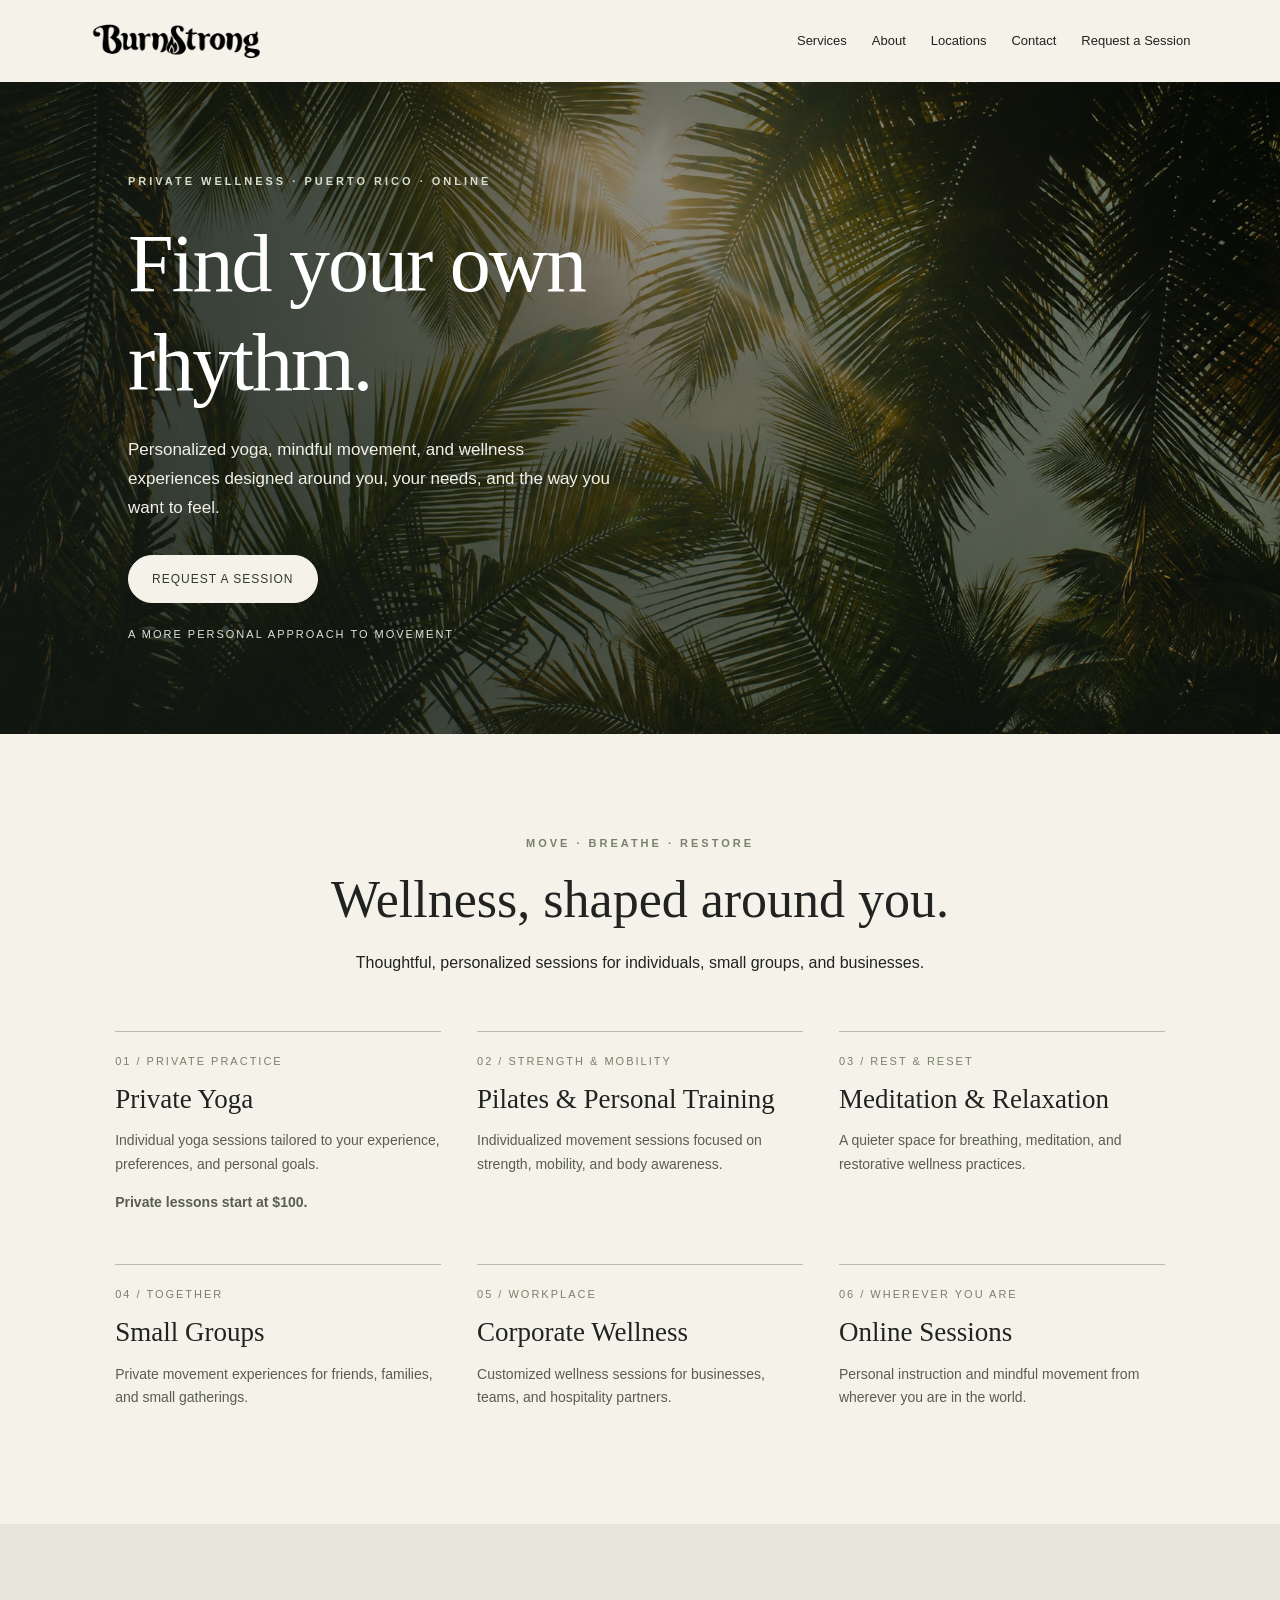
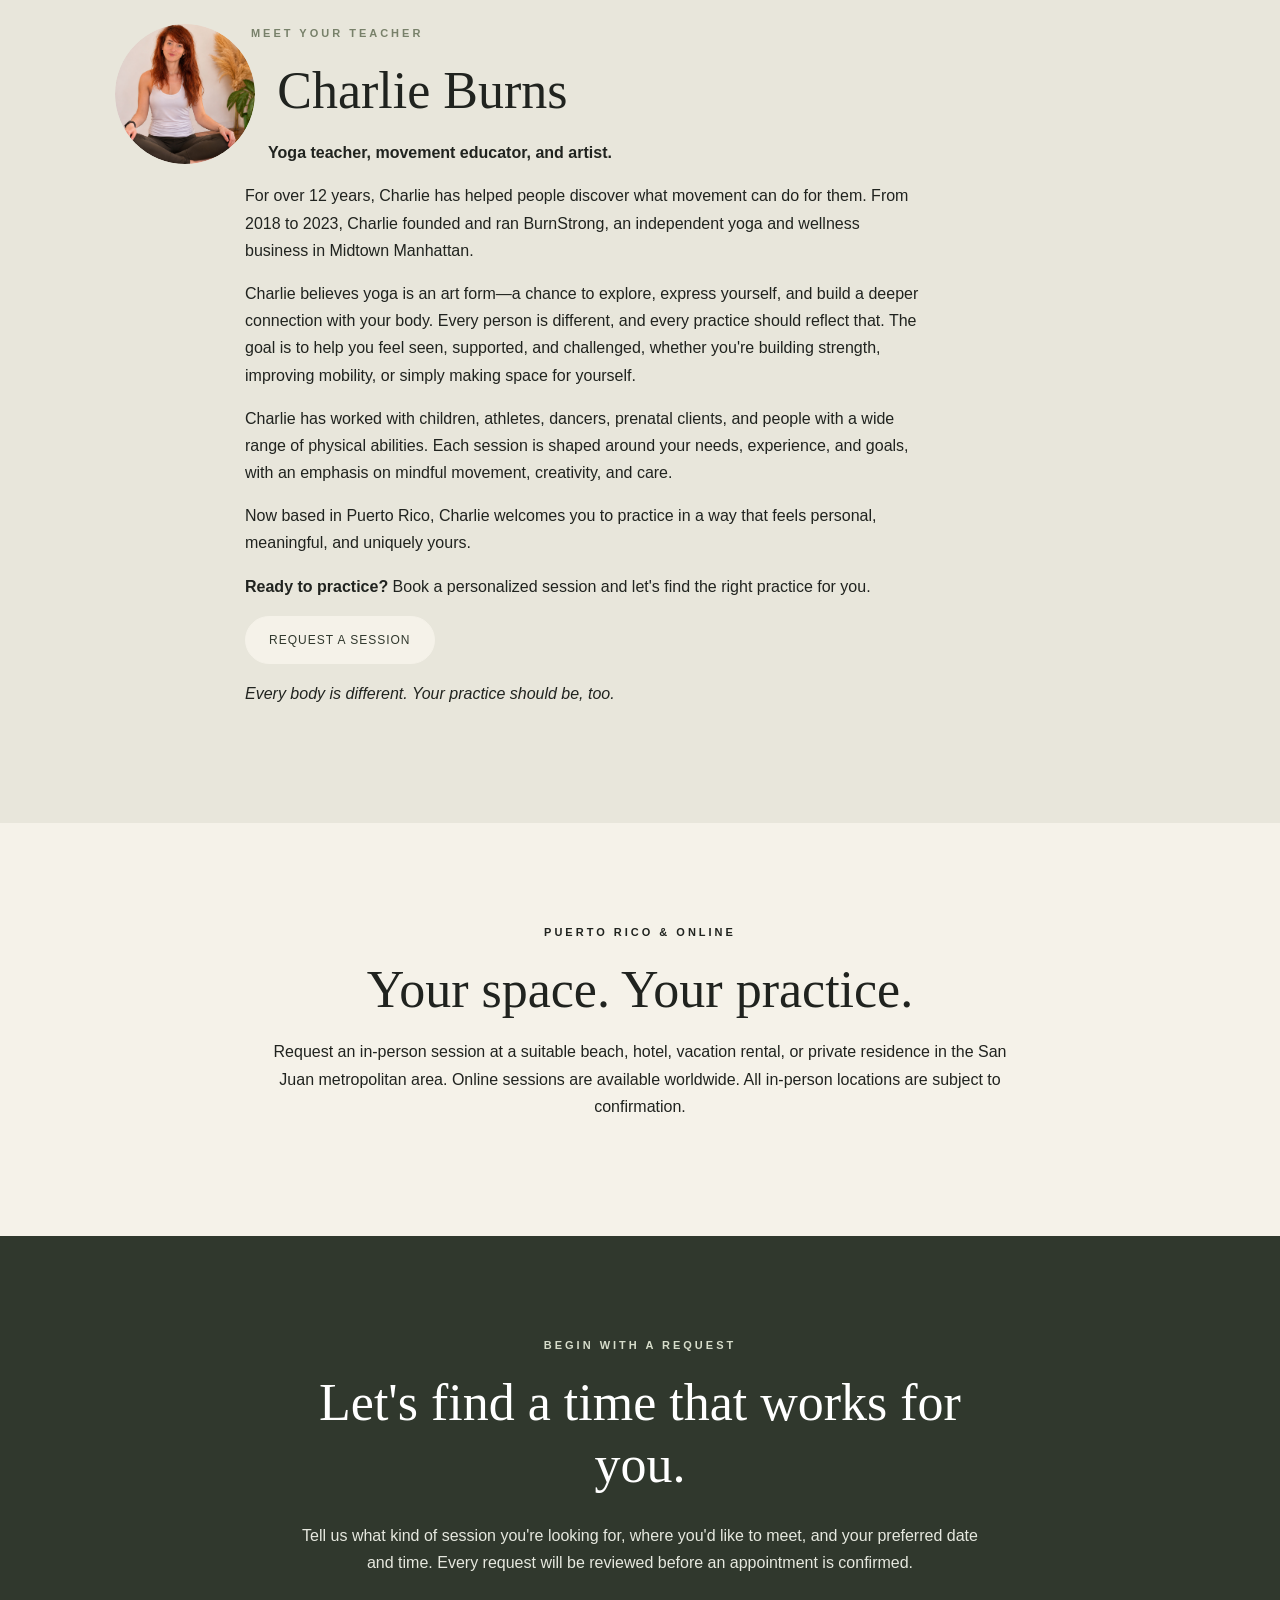
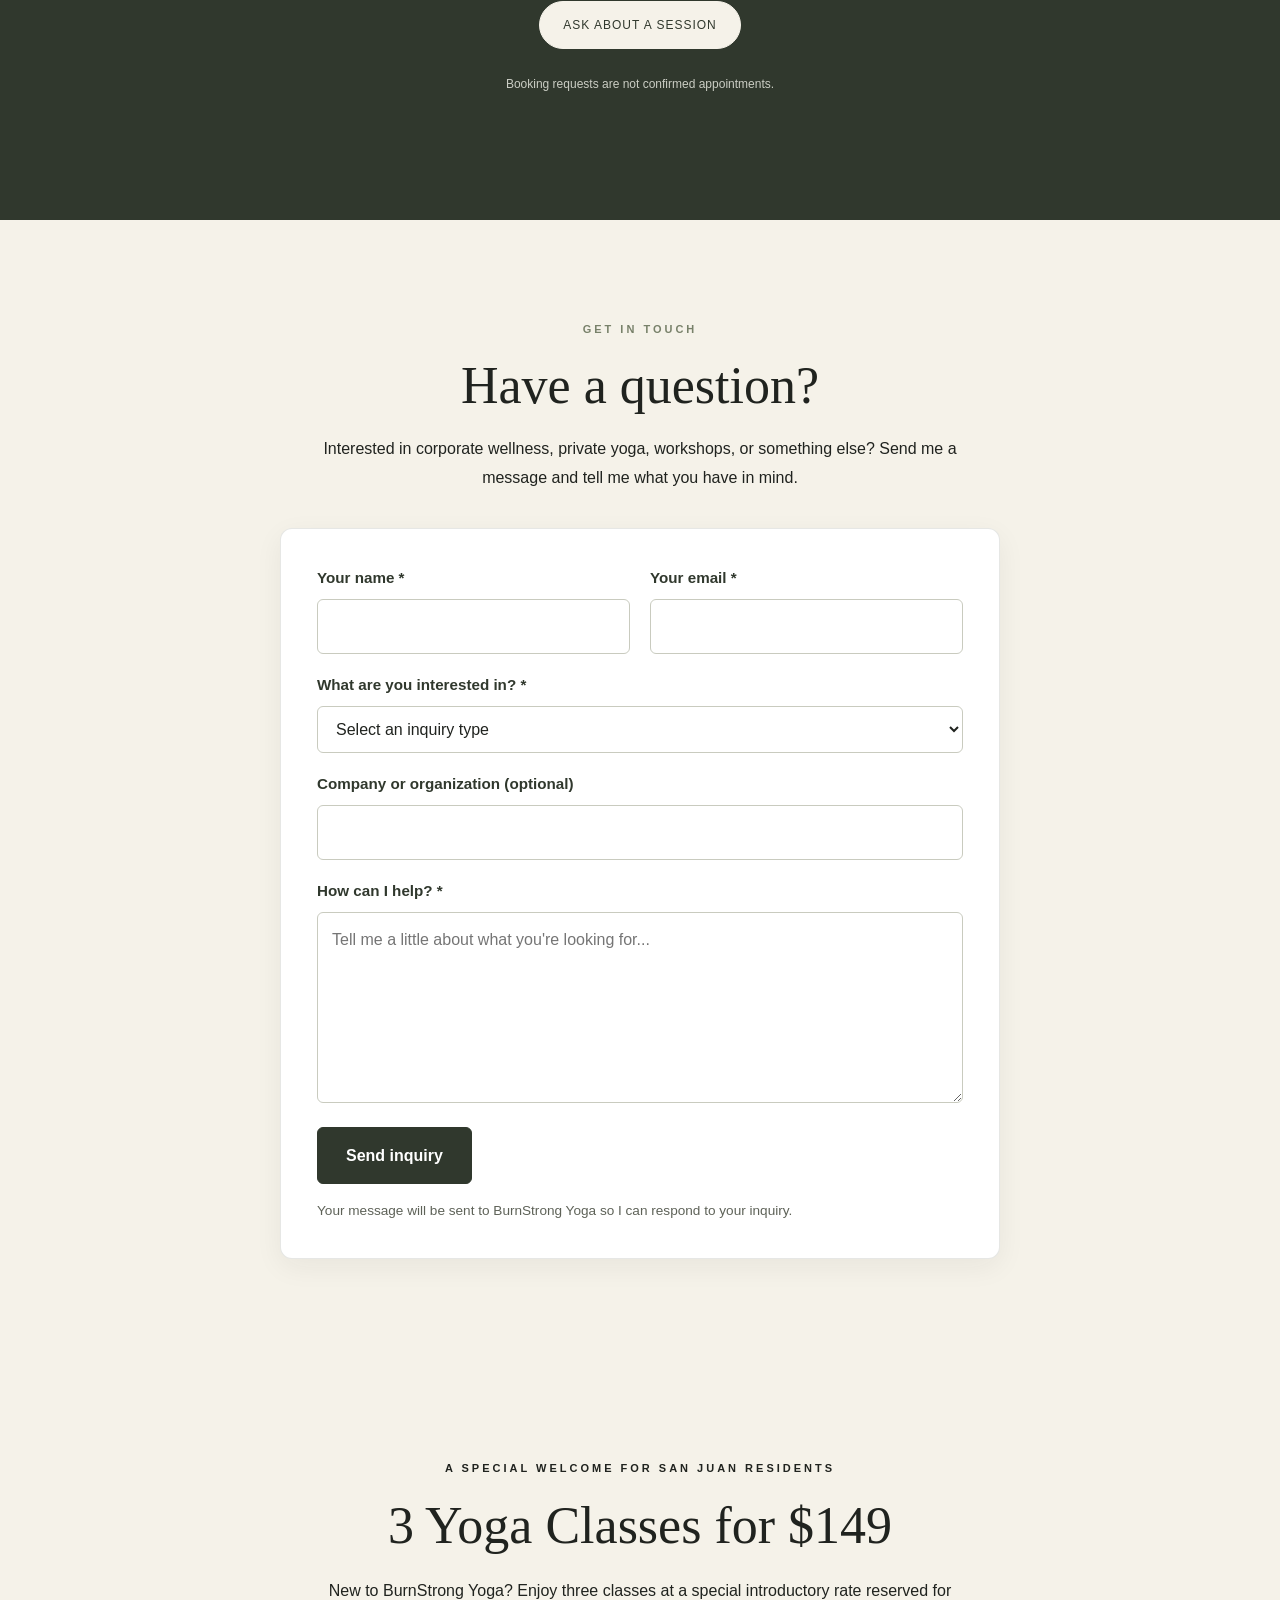
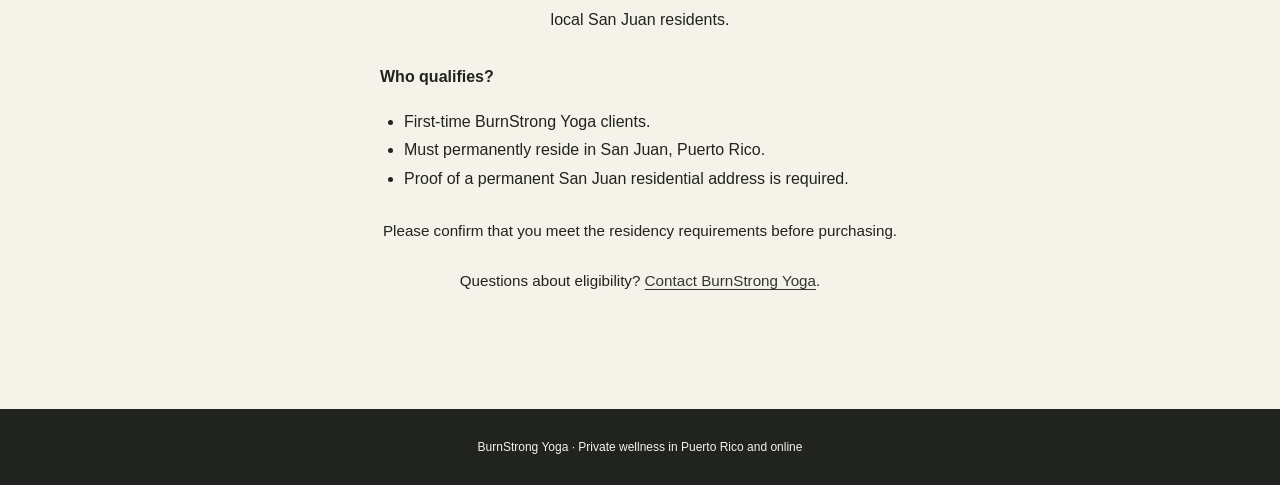
<file: index.html>
<!DOCTYPE html>
<html lang="en">
<head>
  <meta charset="UTF-8">
  <meta name="viewport" content="width=device-width, initial-scale=1.0">

  <meta name="description" content="Private yoga, Pilates, mindful movement and wellness in San Juan, Puerto Rico. Personalized sessions at your location or online.">

  <title>BurnStrong Yoga | Private Wellness in Puerto Rico</title>

  <style>
    :root {
      --ivory: #f5f2e9;
      --olive: #78816a;
      --deep-olive: #30382d;
      --charcoal: #20231f;
      --white: #ffffff;
    }

    * {
      box-sizing: border-box;
    }

    html {
      scroll-behavior: smooth;
    }

    body {
      margin: 0;
      color: var(--charcoal);
      background: var(--ivory);
      font-family: Arial, Helvetica, sans-serif;
      line-height: 1.7;
    }

    a {
      color: inherit;
    }

    .header {
      position: relative;
      z-index: 2;
      display: flex;
      justify-content: space-between;
      align-items: center;
      gap: 30px;
      padding: 20px 7%;
      background: var(--ivory);
    }

    .logo {
      display: block;
      width: 175px;
      height: auto;
    }

    nav {
      display: flex;
      align-items: center;
      flex-wrap: wrap;
      gap: 25px;
    }

    nav a {
      font-size: 13px;
      text-decoration: none;
    }

    nav a:hover {
      color: var(--olive);
    }

    .button {
      display: inline-block;
      padding: 13px 23px;
      border: 1px solid var(--ivory);
      border-radius: 24px;
      background: var(--ivory);
      color: var(--deep-olive);
      font-size: 12px;
      letter-spacing: 1px;
      text-decoration: none;
      text-transform: uppercase;
      transition: background 0.25s ease;
    }

    .button:hover {
      background: #dedfd2;
    }

    .hero {
      position: relative;
      display: flex;
      align-items: center;
      min-height: 620px;
      padding: 90px 10%;
      overflow: hidden;
      color: var(--white);

      background:
        linear-gradient(
          90deg,
          rgba(20, 26, 21, 0.66) 0%,
          rgba(20, 26, 21, 0.30) 58%,
          rgba(20, 26, 21, 0.12) 100%
        ),
        linear-gradient(
          0deg,
          rgba(20, 26, 21, 0.38),
          rgba(20, 26, 21, 0.08)
        ),
        url("images/palm-hero.png") center 48% / cover no-repeat;
    }

    .hero-content {
      position: relative;
      max-width: 700px;
    }

    .eyebrow {
      font-size: 11px;
      font-weight: bold;
      letter-spacing: 3px;
      text-transform: uppercase;
    }

    .hero .eyebrow {
      color: #d8ddce;
    }

    h1,
    h2,
    h3 {
      font-family: Georgia, "Times New Roman", serif;
      font-weight: normal;
      line-height: 1.2;
    }

    h1 {
      max-width: 700px;
      margin: 24px 0;
      font-size: clamp(46px, 7vw, 82px);
      letter-spacing: -2px;
    }

    .hero p {
      max-width: 490px;
      margin-bottom: 32px;
      color: #f1f0e9;
      font-size: 17px;
    }

    .hero-note {
      margin-top: 22px;
      color: #e0e2d8;
      font-size: 11px;
      letter-spacing: 2px;
      text-transform: uppercase;
    }

    .section {
      padding: 100px 9%;
    }

    .section-heading {
      max-width: 700px;
      margin: 0 auto 55px;
      text-align: center;
    }

    .section-heading .eyebrow {
      color: var(--olive);
    }

    h2 {
      margin: 17px 0;
      font-size: clamp(34px, 4.5vw, 52px);
    }

    .section-heading > p {
      max-width: 570px;
      margin: 0 auto;
    }

    .services {
      background: var(--ivory);
    }

    .service-grid {
      display: grid;
      grid-template-columns: repeat(3, minmax(0, 1fr));
      gap: 36px;
      max-width: 1200px;
      margin: 0 auto;
    }

    .service-card {
      padding-top: 20px;
      border-top: 1px solid #b8bcaa;
    }

    .service-card h3 {
      margin: 12px 0;
      font-size: 27px;
    }

    .service-card p {
      color: #595d54;
      font-size: 14px;
    }

    .service-number {
      color: var(--olive);
      font-size: 11px;
      letter-spacing: 2px;
    }

    .about {
      background: #e8e6db;
    }

    .about-content {
      max-width: 790px;
      margin: 0 auto;
    }

    .about .eyebrow {
      color: var(--olive);
    }

    .about p {
      max-width: 680px;
    }

    .locations {
      background: var(--ivory);
      text-align: center;
    }

    .locations-content {
      max-width: 760px;
      margin: 0 auto;
    }

    .booking {
      background: var(--deep-olive);
      color: var(--white);
      text-align: center;
    }

    .booking-content {
      max-width: 690px;
      margin: 0 auto;
    }

    .booking .eyebrow {
      color: #d7ddcb;
    }

    .booking p {
      margin: 25px auto;
      color: #e6e8df;
    }

    .booking-note {
      font-size: 12px;
      opacity: 0.85;
    }

    .contact {
      text-align: center;
    }

    .contact .eyebrow {
      color: var(--olive);
    }

    footer {
      padding: 28px 7%;
      background: var(--charcoal);
      color: var(--ivory);
      font-size: 12px;
      text-align: center;
    }

    @media (max-width: 760px) {
      .header {
        flex-direction: column;
        padding: 22px 6%;
      }

      .logo {
        width: 155px;
      }

      nav {
        justify-content: center;
        gap: 17px;
      }

      .hero {
        min-height: 560px;
        padding: 75px 7%;
      }

      h1 {
        letter-spacing: -1px;
      }

      .section {
        padding: 70px 7%;
      }

      .service-grid {
        grid-template-columns: 1fr;
        gap: 25px;
      }
    }

    /* Contact inquiry form */
    .contact > p {
      max-width: 650px;
      margin: 0 auto 36px;
      line-height: 1.8;
    }

    .contact-form {
      max-width: 720px;
      margin: 0 auto;
      padding: 36px;
      background: var(--white);
      border: 1px solid rgba(48, 56, 45, 0.12);
      border-radius: 12px;
      text-align: left;
      box-shadow: 0 8px 28px rgba(32, 35, 31, 0.06);
    }

    .contact-form-row {
      display: grid;
      grid-template-columns: 1fr 1fr;
      gap: 20px;
    }

    .contact-form label {
      display: block;
      margin: 18px 0 8px;
      color: var(--deep-olive);
      font-size: 0.95rem;
      font-weight: 600;
    }

    .contact-form-row label {
      margin-top: 0;
    }

    .contact-form input,
    .contact-form select,
    .contact-form textarea {
      display: block;
      box-sizing: border-box;
      width: 100%;
      padding: 13px 14px;
      border: 1px solid #c9cbbf;
      border-radius: 6px;
      background: #fff;
      color: var(--charcoal);
      font: inherit;
    }

    .contact-form textarea {
      min-height: 150px;
      resize: vertical;
    }

    .contact-form input:focus,
    .contact-form select:focus,
    .contact-form textarea:focus {
      outline: 2px solid var(--olive);
      outline-offset: 2px;
      border-color: var(--olive);
    }

    .contact-form .contact-submit {
      display: inline-block;
      margin-top: 24px;
      padding: 14px 28px;
      border: 1px solid var(--deep-olive);
      border-radius: 6px;
      background: var(--deep-olive);
      color: var(--white);
      font: inherit;
      font-weight: 600;
      cursor: pointer;
      transition: background 0.2s ease, color 0.2s ease;
    }

    .contact-form .contact-submit:hover {
      background: var(--olive);
      border-color: var(--olive);
    }

    .contact-form .contact-privacy {
      margin: 16px 0 0;
      font-size: 0.85rem;
      line-height: 1.6;
      color: #5e6258;
    }

    .contact-spam-trap {
      position: absolute;
      left: -10000px;
      width: 1px;
      height: 1px;
      overflow: hidden;
    }

    @media (max-width: 600px) {
      .contact-form {
        padding: 24px 18px;
      }

      .contact-form-row {
        grid-template-columns: 1fr;
        gap: 0;
      }

      .contact-form .contact-submit {
        width: 100%;
      }
    }


    /* San Juan resident introductory offer */
    .san-juan-offer {
      background: var(--ivory);
      text-align: center;
    }

    .san-juan-offer h2 {
      margin-bottom: 20px;
    }

    .san-juan-intro {
      max-width: 650px;
      margin: 0 auto 28px;
      line-height: 1.8;
    }

    .san-juan-details {
      max-width: 520px;
      margin: 0 auto 24px;
      text-align: left;
      line-height: 1.8;
    }

    .san-juan-details ul {
      padding-left: 24px;
    }

    .san-juan-note {
      max-width: 620px;
      margin: 0 auto 24px;
      font-size: 0.95rem;
      line-height: 1.7;
    }

    .san-juan-payment {
      max-width: 420px;
      margin: 0 auto;
    }

    .san-juan-contact {
      margin-top: 24px;
      font-size: 0.95rem;
    }

    .san-juan-contact a {
      color: var(--deep-olive);
      text-decoration: underline;
      text-underline-offset: 3px;
    }

</style>

  <style>
    /* Keep Charlie's portrait small and circular beside the biography. */
    .about .about-layout {
      display: flow-root;
    }
    .about .about-photo {
      float: left;
      width: 140px;
      height: 140px;
      margin: 0 1.5rem 1rem 0;
      border-radius: 50%;
      overflow: hidden;
      shape-outside: circle(50%);
    }
    .about .about-photo img {
      display: block;
      width: 100%;
      height: 100%;
      object-fit: cover;
      border-radius: 50%;
    }
    @media (max-width: 700px) {
      .about .about-photo {
        width: 100px;
        height: 100px;
        margin: 0 1rem 0.75rem 0;
      }
    }
  </style>

<script
  src="https://www.paypal.com/sdk/js?client-id=BAAQ4sc6DQMMuw8H0Zql_lULDuNxmOuVxg4ReEukklJC1MvFa5WyKWXDVEIcGILOVbgCWvS4hBMEIkKtr0&components=hosted-buttons&enable-funding=venmo&currency=USD">
</script>
</head>

<body>

  <header class="header">
    <a href="#home" aria-label="BurnStrong Yoga homepage">
      <img
        class="logo"
        src="images/burnstrong-logo.png"
        alt="BurnStrong Yoga"
      >
    </a>

    <nav aria-label="Main navigation">
      <a href="#services">Services</a>
      <a href="#about">About</a>
      <a href="#locations">Locations</a>
      <a href="#contact">Contact</a>
      <a href="booking.html">Request a Session</a>
    </nav>
  </header>

  <main>

    <section class="hero" id="home">
      <div class="hero-content">

        <div class="eyebrow">
          Private wellness · Puerto Rico · Online
        </div>

        <h1>Find your own rhythm.</h1>

        <p>
          Personalized yoga, mindful movement, and wellness experiences
          designed around you, your needs, and the way you want to feel.
        </p>

        <a class="button" href="booking.html">
          Request a Session
        </a>

        <div class="hero-note">
          A more personal approach to movement
        </div>

      </div>
    </section>

    <section class="section services" id="services">

      <div class="section-heading">
        <div class="eyebrow">Move · Breathe · Restore</div>
        <h2>Wellness, shaped around you.</h2>
        <p>
          Thoughtful, personalized sessions for individuals, small groups,
          and businesses.
        </p>
      </div>

      <div class="service-grid">

        <article class="service-card">
          <div class="service-number">01 / PRIVATE PRACTICE</div>
          <h3>Private Yoga</h3>
          <p>
            Individual yoga sessions tailored to your experience,
            preferences, and personal goals.
          </p>
          <p><strong>Private lessons start at $100.</strong></p>
        </article>

        <article class="service-card">
          <div class="service-number">02 / STRENGTH & MOBILITY</div>
          <h3>Pilates & Personal Training</h3>
          <p>
            Individualized movement sessions focused on strength,
            mobility, and body awareness.
          </p>
        </article>

        <article class="service-card">
          <div class="service-number">03 / REST & RESET</div>
          <h3>Meditation & Relaxation</h3>
          <p>
            A quieter space for breathing, meditation, and restorative
            wellness practices.
          </p>
        </article>

        <article class="service-card">
          <div class="service-number">04 / TOGETHER</div>
          <h3>Small Groups</h3>
          <p>
            Private movement experiences for friends, families,
            and small gatherings.
          </p>
        </article>

        <article class="service-card">
          <div class="service-number">05 / WORKPLACE</div>
          <h3>Corporate Wellness</h3>
          <p>
            Customized wellness sessions for businesses, teams,
            and hospitality partners.
          </p>
        </article>

        <article class="service-card">
          <div class="service-number">06 / WHEREVER YOU ARE</div>
          <h3>Online Sessions</h3>
          <p>
            Personal instruction and mindful movement from wherever
            you are in the world.
          </p>
        </article>

      </div>
    </section>

    <section class="section about" id="about">
      <div class="about-layout">
        <div class="about-photo">
          <img
            src="images/charlie-burns-new.jpeg"
            alt="Charlie Burns, yoga teacher, movement educator, and artist"
            loading="lazy"
          >
        </div>

        <div class="about-content">
          <div class="eyebrow">Meet your teacher</div>
          <h2>Charlie Burns</h2>
          <p><strong>Yoga teacher, movement educator, and artist.</strong></p>

          <p>
            For over 12 years, Charlie has helped people discover what
            movement can do for them. From 2018 to 2023, Charlie founded
            and ran BurnStrong, an independent yoga and wellness business
            in Midtown Manhattan.
          </p>

          <p>
            Charlie believes yoga is an art form—a chance to explore,
            express yourself, and build a deeper connection with your body.
            Every person is different, and every practice should reflect
            that. The goal is to help you feel seen, supported, and
            challenged, whether you're building strength, improving
            mobility, or simply making space for yourself.
          </p>

          <p>
            Charlie has worked with children, athletes, dancers, prenatal
            clients, and people with a wide range of physical abilities.
            Each session is shaped around your needs, experience, and goals,
            with an emphasis on mindful movement, creativity, and care.
          </p>

          <p>
            Now based in Puerto Rico, Charlie welcomes you to practice in
            a way that feels personal, meaningful, and uniquely yours.
          </p>

          <p class="about-invitation">
            <strong>Ready to practice?</strong>
            Book a personalized session and let's find the right practice
            for you.
          </p>

          <a class="button" href="booking.html">Request a Session</a>

          <p><em>Every body is different. Your practice should be, too.</em></p>
        </div>
      </div>
    </section>

    <section class="section locations" id="locations">
      <div class="locations-content">
        <div class="eyebrow">Puerto Rico & online</div>
        <h2>Your space. Your practice.</h2>
        <p>
          Request an in-person session at a suitable beach, hotel,
          vacation rental, or private residence in the San Juan
          metropolitan area. Online sessions are available worldwide.
          All in-person locations are subject to confirmation.
        </p>
      </div>
    </section>

    <section class="section booking" id="booking">
      <div class="booking-content">
        <div class="eyebrow">Begin with a request</div>
        <h2>Let's find a time that works for you.</h2>
        <p>
          Tell us what kind of session you're looking for, where you'd
          like to meet, and your preferred date and time. Every request
          will be reviewed before an appointment is confirmed.
        </p>
        <a class="button" href="#contact">
          Ask About a Session
        </a>
        <p class="booking-note">
          Booking requests are not confirmed appointments.
        </p>
      </div>
    </section>

    <section class="section contact" id="contact">
      <div class="eyebrow">Get in touch</div>
      <h2>Have a question?</h2>
      <p>
        Interested in corporate wellness, private yoga, workshops, or something else?
        Send me a message and tell me what you have in mind.
      </p>

      <form class="contact-form"
            action="https://script.google.com/macros/s/AKfycbx28TaLkzr9Rp8RVwUTJj84qDKWOXLxCwKwM-cHoDatpCJw0LAifbxAITFIXjblBCBmaA/exec"
            method="post">
        <input type="hidden" name="formType" value="contact">

        <div class="contact-spam-trap" aria-hidden="true">
          <label for="contact-website">Leave this field empty</label>
          <input id="contact-website" type="text" name="website"
                 tabindex="-1" autocomplete="off">
        </div>

        <div class="contact-form-row">
          <div>
            <label for="contact-name">Your name *</label>
            <input id="contact-name" name="name" type="text"
                   autocomplete="name" maxlength="150" required>
          </div>
          <div>
            <label for="contact-email">Your email *</label>
            <input id="contact-email" name="email" type="email"
                   autocomplete="email" maxlength="254" required>
          </div>
        </div>

        <label for="contact-interest">What are you interested in? *</label>
        <select id="contact-interest" name="interest" required>
          <option value="" selected disabled>Select an inquiry type</option>
          <option value="Corporate wellness">Corporate wellness</option>
          <option value="Private yoga sessions">Private yoga sessions</option>
          <option value="Group classes">Group classes</option>
          <option value="Workshops and special events">Workshops and special events</option>
          <option value="Accessible or adaptive yoga">Accessible or adaptive yoga</option>
          <option value="Something else">Something else</option>
        </select>

        <label for="contact-organization">Company or organization (optional)</label>
        <input id="contact-organization" name="organization" type="text"
               autocomplete="organization" maxlength="200">

        <label for="contact-message">How can I help? *</label>
        <textarea id="contact-message" name="message" rows="6"
                  maxlength="3000"
                  placeholder="Tell me a little about what you're looking for..."
                  required></textarea>

        <button class="contact-submit" type="submit">Send inquiry</button>
        <p class="contact-privacy">
          Your message will be sent to BurnStrong Yoga so I can respond to your inquiry.
        </p>
      </form>
    </section>

  </main>

    <section class="section san-juan-offer" id="san-juan-special">
      <div class="eyebrow">A special welcome for San Juan residents</div>
      <h2>3 Yoga Classes for $149</h2>
      <p class="san-juan-intro">
        New to BurnStrong Yoga? Enjoy three classes at a special introductory
        rate reserved for local San Juan residents.
      </p>
      <div class="san-juan-details">
        <p><strong>Who qualifies?</strong></p>
        <ul>
          <li>First-time BurnStrong Yoga clients.</li>
          <li>Must permanently reside in San Juan, Puerto Rico.</li>
          <li>Proof of a permanent San Juan residential address is required.</li>
        </ul>
      </div>
      <p class="san-juan-note">
        Please confirm that you meet the residency requirements before purchasing.
      </p>
      <div class="san-juan-payment">
        <div id="paypal-container-69WJR9AZRV3DJ"></div>
        <script>
          paypal.HostedButtons({
            hostedButtonId: "69WJR9AZRV3DJ",
          }).render("#paypal-container-69WJR9AZRV3DJ")
        </script>
      </div>
      <p class="san-juan-contact">
        Questions about eligibility? <a href="#contact">Contact BurnStrong Yoga</a>.
      </p>
    </section>

  <footer>
    BurnStrong Yoga · Private wellness in Puerto Rico and online
  </footer>

</body>
</html>
</file>
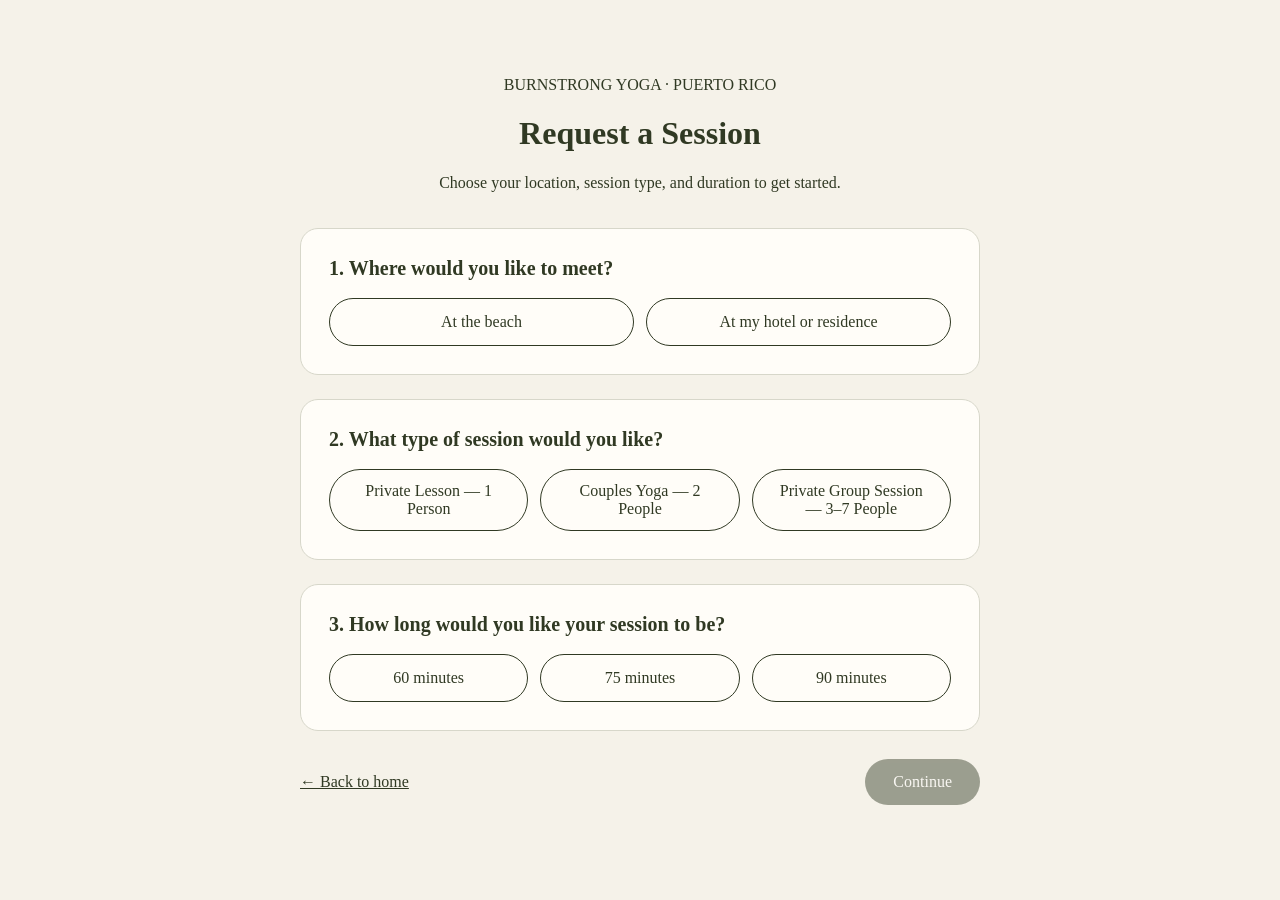
<file: booking.html>
<!DOCTYPE html>
<html lang="en">
<head>
  <meta charset="UTF-8">
  <meta name="viewport" content="width=device-width, initial-scale=1">
  <title>Request a Session | BurnStrong Yoga</title>
  <link rel="stylesheet" href="styles.css">
  <style>
    body {
      margin: 0;
      background: #f5f2e9;
      color: #303923;
      font-family: inherit;
    }

    .booking-page {
      min-height: 100vh;
      padding: 60px 20px;
      box-sizing: border-box;
    }

    .booking-container {
      max-width: 680px;
      margin: 0 auto;
    }

    .booking-intro {
      margin-bottom: 36px;
      text-align: center;
    }

    .booking-card {
      margin-bottom: 24px;
      padding: 28px;
      border: 1px solid #d7d7ca;
      border-radius: 18px;
      background: #fffdf8;
    }

    .booking-card h2 {
      margin-top: 0;
      font-size: 20px;
    }

    .choice-list {
      display: flex;
      flex-wrap: wrap;
      gap: 12px;
      margin-top: 18px;
    }

    .choice-button {
      flex: 1 1 150px;
      min-height: 48px;
      padding: 12px 18px;
      border: 1px solid #303923;
      border-radius: 999px;
      background: transparent;
      color: #303923;
      font: inherit;
      cursor: pointer;
    }

    .choice-button[aria-pressed="true"] {
      background: #303923;
      color: #fffdf8;
    }

    .conditional-field {
      margin-top: 22px;
    }

    .conditional-field[hidden] {
      display: none;
    }

    .conditional-field label {
      display: block;
      margin-bottom: 10px;
      font-weight: 600;
    }

    .conditional-field select,
    .conditional-field input {
      box-sizing: border-box;
      width: 100%;
      min-height: 48px;
      padding: 12px;
      border: 1px solid #8b8d7b;
      border-radius: 10px;
      background: white;
      color: #303923;
      font: inherit;
    }

    .booking-actions {
      display: flex;
      align-items: center;
      justify-content: space-between;
      gap: 16px;
      margin-top: 28px;
    }

    .booking-actions a {
      color: inherit;
    }

    .booking-next {
      padding: 14px 28px;
      border: 0;
      border-radius: 999px;
      background: #303923;
      color: white;
      font: inherit;
      cursor: pointer;
    }

    .booking-next:disabled {
      opacity: 0.45;
      cursor: not-allowed;
    }

    @media (max-width: 520px) {
      .booking-page {
        padding: 36px 16px;
      }

      .booking-card {
        padding: 20px;
      }
    }
  </style>
</head>
<body>
  <main class="booking-page">
    <div class="booking-container">
      <header class="booking-intro">
        <p>BURNSTRONG YOGA · PUERTO RICO</p>
        <h1>Request a Session</h1>
        <p>Choose your location, session type, and duration to get started.</p>
      </header>

      <form id="session-form">
        <section class="booking-card">
          <h2>1. Where would you like to meet?</h2>

          <div class="choice-list" aria-label="Session location">
            <button class="choice-button" type="button"
                    data-location="beach" aria-pressed="false">
              At the beach
            </button>
            <button class="choice-button" type="button"
                    data-location="residence" aria-pressed="false">
              At my hotel or residence
            </button>
          </div>

          <div id="beach-field" class="conditional-field" hidden>
            <label for="beach-location">Choose your beach</label>
            <select id="beach-location">
              <option value="">Select a beach</option>
              <option value="Escambrón Beach">Escambrón Beach</option>
              <option value="Ocean Park Beach — Calle Taft">Ocean Park Beach — Calle Taft</option>
              <option value="Isla Verde Beach">Isla Verde Beach</option>
            </select>
          </div>

          <div id="address-field" class="conditional-field" hidden>
            <label for="session-address">Hotel or residence address</label>
            <input id="session-address" type="text"
                   autocomplete="street-address"
                   placeholder="Enter the address and area">
          </div>
        </section>

        <section class="booking-card">
          <h2>2. What type of session would you like?</h2>

          <div class="choice-list" aria-label="Session type">
            <button class="choice-button" type="button"
                    data-session-type="private" aria-pressed="false">
              Private Lesson — 1 Person
            </button>
            <button class="choice-button" type="button"
                    data-session-type="couples" aria-pressed="false">
              Couples Yoga — 2 People
            </button>
            <button class="choice-button" type="button"
                    data-session-type="group" aria-pressed="false">
              Private Group Session — 3–7 People
            </button>
          </div>

          <div id="group-size-field" class="conditional-field" hidden>
            <label for="group-size">How many people will attend?</label>
            <select id="group-size">
              <option value="">Select number of people</option>
              <option value="3">3 people</option>
              <option value="4">4 people</option>
              <option value="5">5 people</option>
              <option value="6">6 people</option>
              <option value="7">7 people</option>
            </select>
          </div>
        </section>

        <section class="booking-card">
          <h2>3. How long would you like your session to be?</h2>
          <div class="choice-list" aria-label="Session length">
            <button class="choice-button" type="button" data-duration="60"
                    aria-pressed="false">60 minutes</button>
            <button class="choice-button" type="button" data-duration="75"
                    aria-pressed="false">75 minutes</button>
            <button class="choice-button" type="button" data-duration="90"
                    aria-pressed="false">90 minutes</button>
          </div>
        </section>

        <p id="booking-message" role="status" hidden></p>

        <div class="booking-actions">
          <a href="index.html">← Back to home</a>
          <button class="booking-next" id="booking-next"
                  type="submit" disabled>Continue</button>
        </div>
      </form>
    </div>
  </main>

  <script>
    const locationButtons = document.querySelectorAll("[data-location]");
    const durationButtons = document.querySelectorAll("[data-duration]");
    const sessionTypeButtons = document.querySelectorAll("[data-session-type]");
    const groupSizeField = document.getElementById("group-size-field");
    const groupSizeSelect = document.getElementById("group-size");
    const beachField = document.getElementById("beach-field");
    const addressField = document.getElementById("address-field");
    const beachSelect = document.getElementById("beach-location");
    const addressInput = document.getElementById("session-address");
    const nextButton = document.getElementById("booking-next");
    const form = document.getElementById("session-form");
    const message = document.getElementById("booking-message");

    let selectedLocation = "";
    let selectedDuration = "";
    let selectedSessionType = "";
    let selectedGuestCount = "";

    function updateContinue() {
      const detailsComplete =
        selectedLocation === "beach"
          ? beachSelect.value !== ""
          : selectedLocation === "residence"
            ? addressInput.value.trim() !== ""
            : false;

      const sessionComplete = selectedSessionType !== "" &&
        (selectedSessionType !== "group" || selectedGuestCount !== "");

      nextButton.disabled = !selectedLocation ||
        !selectedDuration || !detailsComplete || !sessionComplete;
    }

    locationButtons.forEach(button => {
      button.addEventListener("click", () => {
        selectedLocation = button.dataset.location;

        locationButtons.forEach(item =>
          item.setAttribute("aria-pressed", String(item === button))
        );

        beachField.hidden = selectedLocation !== "beach";
        addressField.hidden = selectedLocation !== "residence";
        message.hidden = true;
        updateContinue();
      });
    });

    sessionTypeButtons.forEach(button => {
      button.addEventListener("click", () => {
        selectedSessionType = button.dataset.sessionType;

        if (selectedSessionType === "private") {
          selectedGuestCount = "1";
        } else if (selectedSessionType === "couples") {
          selectedGuestCount = "2";
        } else {
          selectedGuestCount = "";
        }

        sessionTypeButtons.forEach(item =>
          item.setAttribute("aria-pressed", String(item === button))
        );

        groupSizeField.hidden = selectedSessionType !== "group";
        groupSizeSelect.value = "";
        message.hidden = true;
        updateContinue();
      });
    });

    groupSizeSelect.addEventListener("change", () => {
      selectedGuestCount = groupSizeSelect.value;
      updateContinue();
    });

    durationButtons.forEach(button => {
      button.addEventListener("click", () => {
        selectedDuration = button.dataset.duration;

        durationButtons.forEach(item =>
          item.setAttribute("aria-pressed", String(item === button))
        );

        updateContinue();
      });
    });

    beachSelect.addEventListener("change", updateContinue);
    addressInput.addEventListener("input", updateContinue);

    form.addEventListener("submit", event => {
      event.preventDefault();

      sessionStorage.setItem("burnstrongBooking", JSON.stringify({
        locationType: selectedLocation,
        beach: selectedLocation === "beach" ? beachSelect.value : "",
        address: selectedLocation === "residence"
          ? addressInput.value.trim() : "",
        sessionType: selectedSessionType,
        sessionTypeLabel: selectedSessionType === "private"
          ? "Private Lesson"
          : selectedSessionType === "couples"
            ? "Couples Yoga"
            : "Private Group Session",
        guestCount: Number(selectedGuestCount),
        durationMinutes: Number(selectedDuration)
      }));

      window.location.href = "schedule.html";
    });
  </script>
</body>
</html>
</file>
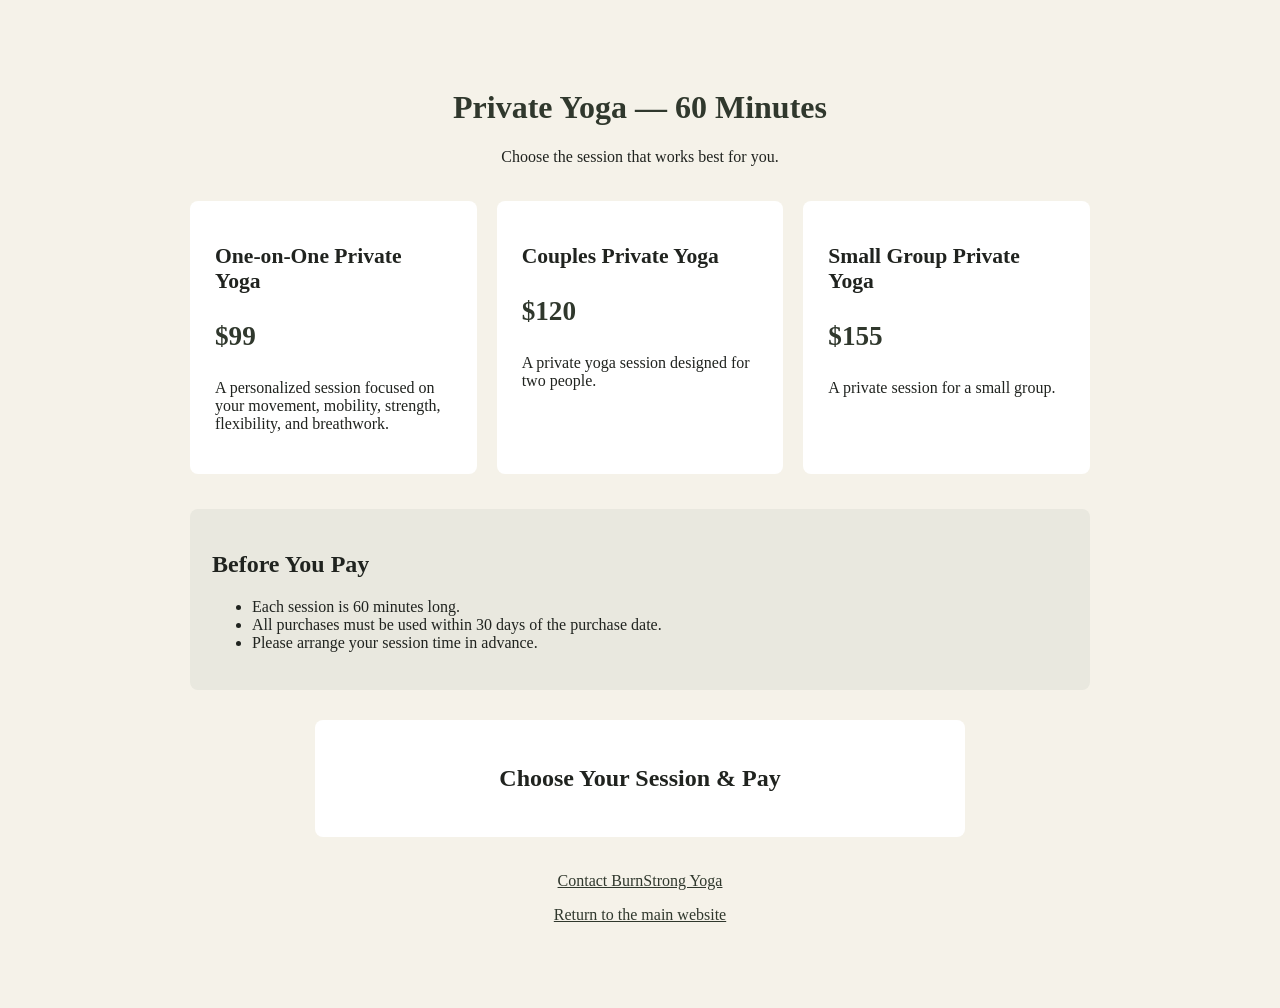
<file: private-yoga-60.html>
<!DOCTYPE html>
<html lang="en">
<head>
  <meta charset="UTF-8">
  <meta name="viewport" content="width=device-width, initial-scale=1.0">
  <meta name="robots" content="noindex, nofollow">
  <title>60-Minute Private Yoga | BurnStrong Yoga</title>
  <link rel="stylesheet" href="styles.css">
  <script src="https://www.paypal.com/sdk/js?client-id=BAAQ4sc6DQMMuw8H0Zql_lULDuNxmOuVxg4ReEukklJC1MvFa5WyKWXDVEIcGILOVbgCWvS4hBMEIkKtr0&components=hosted-buttons&enable-funding=venmo&currency=USD"></script>
  <style>
    body { background: #f5f2e9; color: #20231f; }
    .payment-page { padding: 60px 7%; }
    .payment-container { max-width: 900px; margin: 0 auto; }
    .payment-intro { text-align: center; margin-bottom: 35px; }
    .payment-intro h1 { font-family: Georgia, serif; color: #30382d; }
    .payment-options { display: grid; grid-template-columns: repeat(auto-fit, minmax(220px, 1fr)); gap: 20px; margin: 35px 0; }
    .payment-card { background: #fff; padding: 25px; border-radius: 8px; }
    .payment-card h2 { font-family: Georgia, serif; font-size: 1.35rem; }
    .payment-price { font-size: 1.7rem; font-weight: bold; color: #30382d; }
    .payment-terms { background: #e9e8df; padding: 22px; border-radius: 8px; margin: 30px 0; }
    .paypal-area { background: #fff; padding: 25px; border-radius: 8px; max-width: 600px; margin: 0 auto; }
    .paypal-area h2 { text-align: center; font-family: Georgia, serif; }
    .payment-footer { text-align: center; margin-top: 35px; }
    .payment-footer a { color: #30382d; }
  </style>
</head>
<body>
  <main class="payment-page">
    <div class="payment-container">
      <header class="payment-intro">
        <h1>Private Yoga — 60 Minutes</h1>
        <p>Choose the session that works best for you.</p>
      </header>

      <section class="payment-options" aria-label="60-minute session options">
        <article class="payment-card">
          <h2>One-on-One Private Yoga</h2>
          <p class="payment-price">$99</p>
          <p>A personalized session focused on your movement, mobility, strength, flexibility, and breathwork.</p>
        </article>
        <article class="payment-card">
          <h2>Couples Private Yoga</h2>
          <p class="payment-price">$120</p>
          <p>A private yoga session designed for two people.</p>
        </article>
        <article class="payment-card">
          <h2>Small Group Private Yoga</h2>
          <p class="payment-price">$155</p>
          <p>A private session for a small group.</p>
        </article>
      </section>

      <section class="payment-terms">
        <h2>Before You Pay</h2>
        <ul>
          <li>Each session is 60 minutes long.</li>
          <li>All purchases must be used within 30 days of the purchase date.</li>
          <li>Please arrange your session time in advance.</li>
        </ul>
      </section>

      <section class="paypal-area">
        <h2>Choose Your Session &amp; Pay</h2>
        <div id="paypal-container-P6SSHDE2TXMKL"></div>
        <script>
          paypal.HostedButtons({
            hostedButtonId: "P6SSHDE2TXMKL",
          }).render("#paypal-container-P6SSHDE2TXMKL")
        </script>
      </section>

      <footer class="payment-footer">
        <p><a href="index.html#contact">Contact BurnStrong Yoga</a></p>
        <p><a href="index.html">Return to the main website</a></p>
      </footer>
    </div>
  </main>
</body>
</html>
</file>
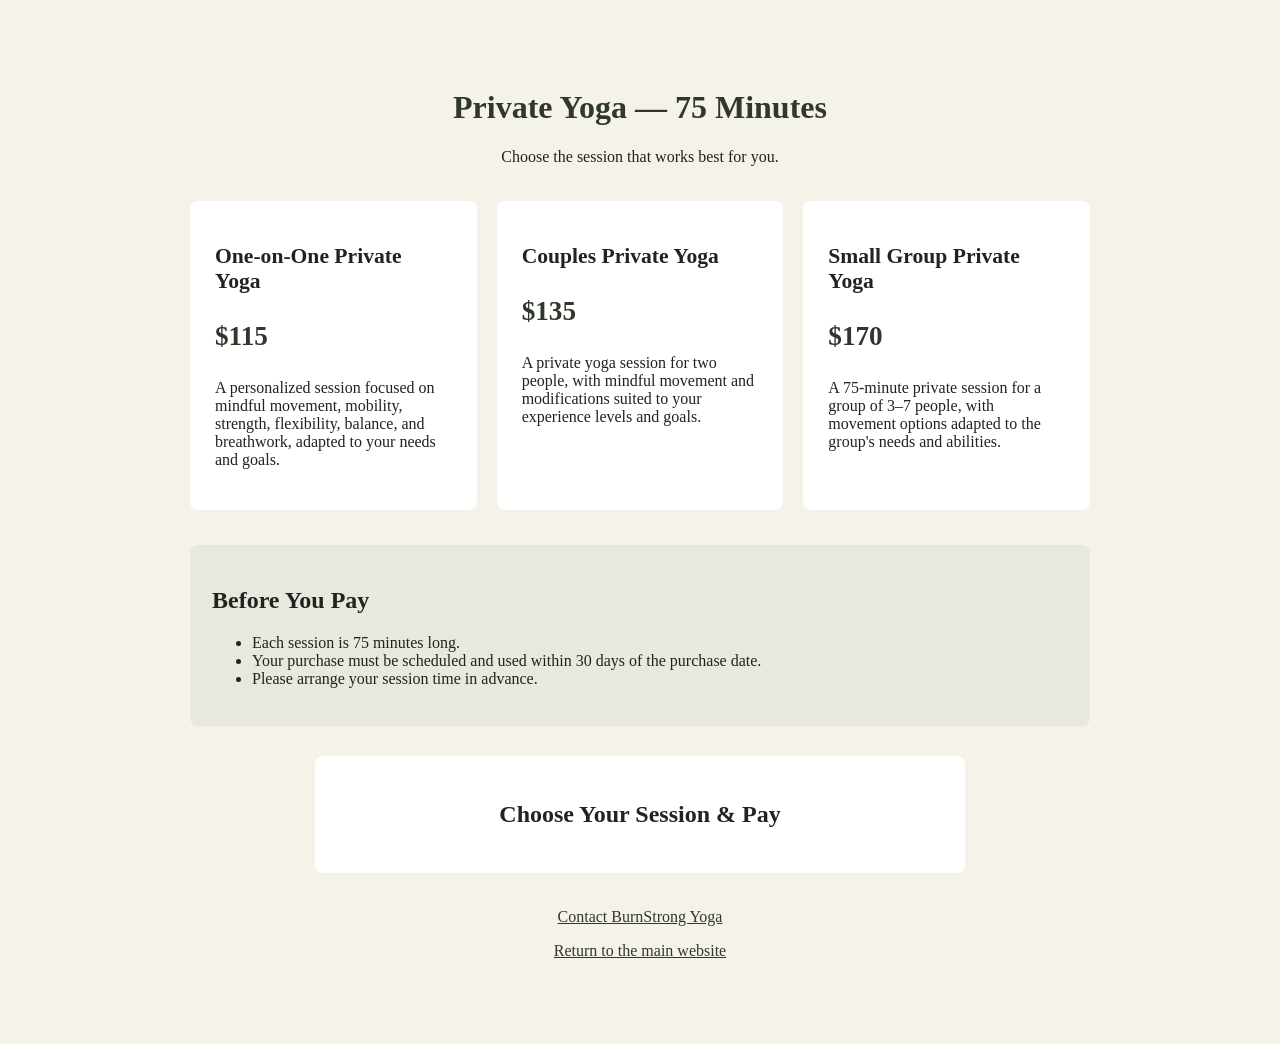
<file: private-yoga-75.html>
<!DOCTYPE html>
<html lang="en">
<head>
  <meta charset="UTF-8">
  <meta name="viewport" content="width=device-width, initial-scale=1.0">
  <meta name="robots" content="noindex, nofollow">
  <title>75-Minute Private Yoga | BurnStrong Yoga</title>
  <link rel="stylesheet" href="styles.css">
  <script src="https://www.paypal.com/sdk/js?client-id=BAAQ4sc6DQMMuw8H0Zql_lULDuNxmOuVxg4ReEukklJC1MvFa5WyKWXDVEIcGILOVbgCWvS4hBMEIkKtr0&components=hosted-buttons&enable-funding=venmo&currency=USD"></script>
  <style>
    body { background: #f5f2e9; color: #20231f; }
    .payment-page { padding: 60px 7%; }
    .payment-container { max-width: 900px; margin: 0 auto; }
    .payment-intro { text-align: center; margin-bottom: 35px; }
    .payment-intro h1 { font-family: Georgia, serif; color: #30382d; }
    .payment-options { display: grid; grid-template-columns: repeat(auto-fit, minmax(220px, 1fr)); gap: 20px; margin: 35px 0; }
    .payment-card { background: #fff; padding: 25px; border-radius: 8px; }
    .payment-card h2 { font-family: Georgia, serif; font-size: 1.35rem; }
    .payment-price { font-size: 1.7rem; font-weight: bold; color: #30382d; }
    .payment-terms { background: #e9e8df; padding: 22px; border-radius: 8px; margin: 30px 0; }
    .paypal-area { background: #fff; padding: 25px; border-radius: 8px; max-width: 600px; margin: 0 auto; }
    .paypal-area h2 { text-align: center; font-family: Georgia, serif; }
    .payment-footer { text-align: center; margin-top: 35px; }
    .payment-footer a { color: #30382d; }
  </style>
</head>
<body>
  <main class="payment-page">
    <div class="payment-container">
      <header class="payment-intro">
        <h1>Private Yoga — 75 Minutes</h1>
        <p>Choose the session that works best for you.</p>
      </header>

      <section class="payment-options" aria-label="75-minute session options">
        <article class="payment-card">
          <h2>One-on-One Private Yoga</h2>
          <p class="payment-price">$115</p>
          <p>A personalized session focused on mindful movement, mobility, strength, flexibility, balance, and breathwork, adapted to your needs and goals.</p>
        </article>
        <article class="payment-card">
          <h2>Couples Private Yoga</h2>
          <p class="payment-price">$135</p>
          <p>A private yoga session for two people, with mindful movement and modifications suited to your experience levels and goals.</p>
        </article>
        <article class="payment-card">
          <h2>Small Group Private Yoga</h2>
          <p class="payment-price">$170</p>
          <p>A 75-minute private session for a group of 3–7 people, with movement options adapted to the group's needs and abilities.</p>
        </article>
      </section>

      <section class="payment-terms">
        <h2>Before You Pay</h2>
        <ul>
          <li>Each session is 75 minutes long.</li>
          <li>Your purchase must be scheduled and used within 30 days of the purchase date.</li>
          <li>Please arrange your session time in advance.</li>
        </ul>
      </section>

      <section class="paypal-area">
        <h2>Choose Your Session &amp; Pay</h2>
        <div id="paypal-container-AL8NTLPE64MKA"></div>
        <script>
          paypal.HostedButtons({
            hostedButtonId: "AL8NTLPE64MKA",
          }).render("#paypal-container-AL8NTLPE64MKA")
        </script>
      </section>

      <footer class="payment-footer">
        <p><a href="index.html#contact">Contact BurnStrong Yoga</a></p>
        <p><a href="index.html">Return to the main website</a></p>
      </footer>
    </div>
  </main>
</body>
</html>
</file>
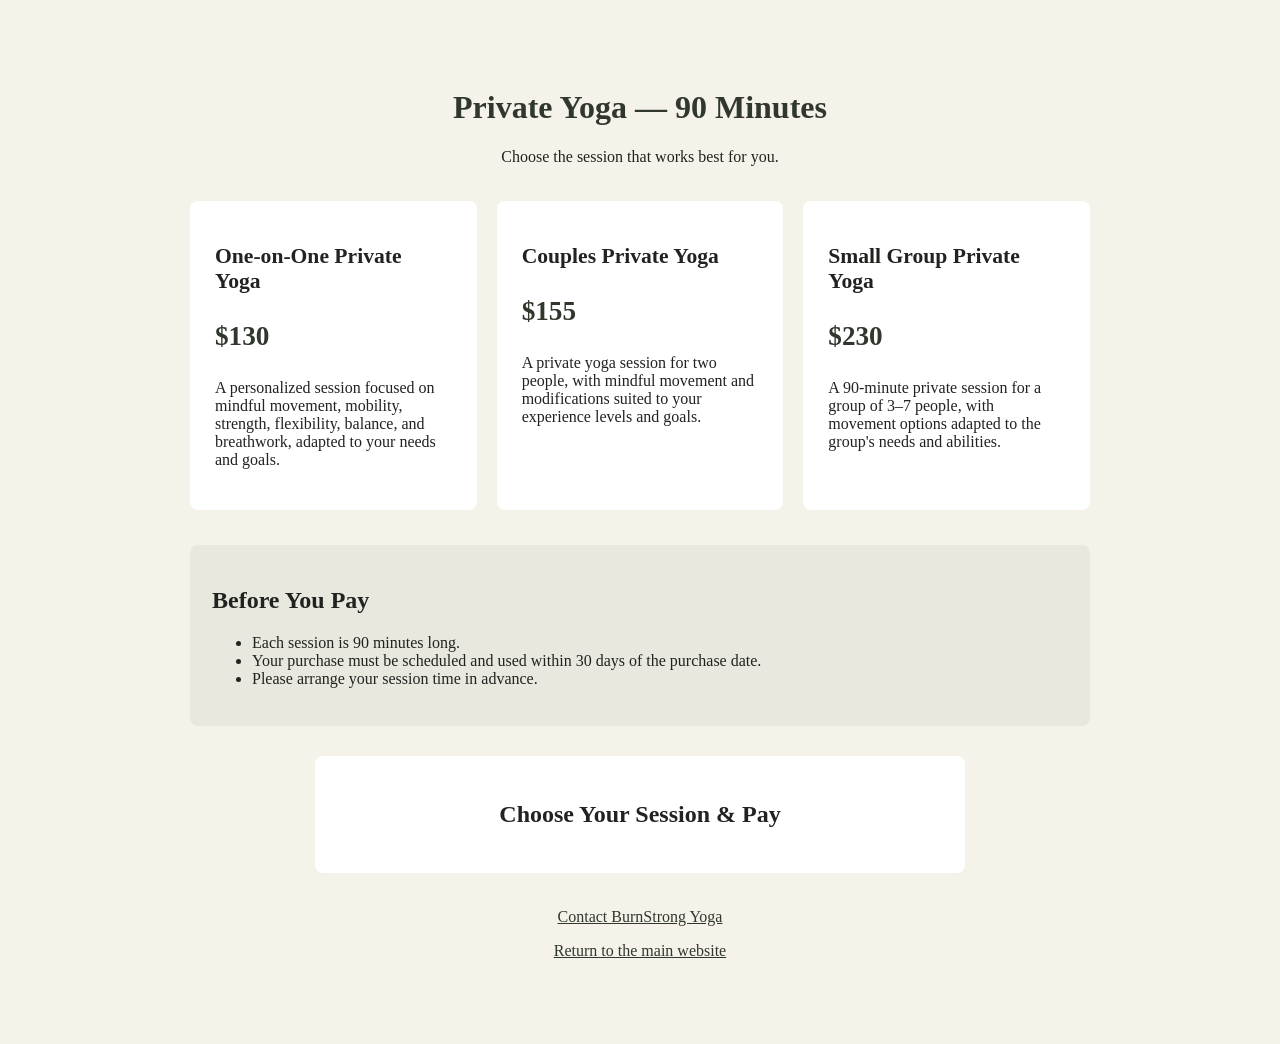
<file: private-yoga-90.html>
<!DOCTYPE html>
<html lang="en">
<head>
  <meta charset="UTF-8">
  <meta name="viewport" content="width=device-width, initial-scale=1.0">
  <meta name="robots" content="noindex, nofollow">
  <title>90-Minute Private Yoga | BurnStrong Yoga</title>
  <link rel="stylesheet" href="styles.css">
  <script src="https://www.paypal.com/sdk/js?client-id=BAAQ4sc6DQMMuw8H0Zql_lULDuNxmOuVxg4ReEukklJC1MvFa5WyKWXDVEIcGILOVbgCWvS4hBMEIkKtr0&components=hosted-buttons&enable-funding=venmo&currency=USD"></script>
  <style>
    body { background: #f5f2e9; color: #20231f; }
    .payment-page { padding: 60px 7%; }
    .payment-container { max-width: 900px; margin: 0 auto; }
    .payment-intro { text-align: center; margin-bottom: 35px; }
    .payment-intro h1 { font-family: Georgia, serif; color: #30382d; }
    .payment-options { display: grid; grid-template-columns: repeat(auto-fit, minmax(220px, 1fr)); gap: 20px; margin: 35px 0; }
    .payment-card { background: #fff; padding: 25px; border-radius: 8px; }
    .payment-card h2 { font-family: Georgia, serif; font-size: 1.35rem; }
    .payment-price { font-size: 1.7rem; font-weight: bold; color: #30382d; }
    .payment-terms { background: #e9e8df; padding: 22px; border-radius: 8px; margin: 30px 0; }
    .paypal-area { background: #fff; padding: 25px; border-radius: 8px; max-width: 600px; margin: 0 auto; }
    .paypal-area h2 { text-align: center; font-family: Georgia, serif; }
    .payment-footer { text-align: center; margin-top: 35px; }
    .payment-footer a { color: #30382d; }
  </style>
</head>
<body>
  <main class="payment-page">
    <div class="payment-container">
      <header class="payment-intro">
        <h1>Private Yoga — 90 Minutes</h1>
        <p>Choose the session that works best for you.</p>
      </header>

      <section class="payment-options" aria-label="90-minute session options">
        <article class="payment-card">
          <h2>One-on-One Private Yoga</h2>
          <p class="payment-price">$130</p>
          <p>A personalized session focused on mindful movement, mobility, strength, flexibility, balance, and breathwork, adapted to your needs and goals.</p>
        </article>
        <article class="payment-card">
          <h2>Couples Private Yoga</h2>
          <p class="payment-price">$155</p>
          <p>A private yoga session for two people, with mindful movement and modifications suited to your experience levels and goals.</p>
        </article>
        <article class="payment-card">
          <h2>Small Group Private Yoga</h2>
          <p class="payment-price">$230</p>
          <p>A 90-minute private session for a group of 3–7 people, with movement options adapted to the group's needs and abilities.</p>
        </article>
      </section>

      <section class="payment-terms">
        <h2>Before You Pay</h2>
        <ul>
          <li>Each session is 90 minutes long.</li>
          <li>Your purchase must be scheduled and used within 30 days of the purchase date.</li>
          <li>Please arrange your session time in advance.</li>
        </ul>
      </section>

      <section class="paypal-area">
        <h2>Choose Your Session &amp; Pay</h2>
        <div id="paypal-container-EDKWDLVZ2JS86"></div>
        <script>
          paypal.HostedButtons({
            hostedButtonId: "EDKWDLVZ2JS86",
          }).render("#paypal-container-EDKWDLVZ2JS86")
        </script>
      </section>

      <footer class="payment-footer">
        <p><a href="index.html#contact">Contact BurnStrong Yoga</a></p>
        <p><a href="index.html">Return to the main website</a></p>
      </footer>
    </div>
  </main>
</body>
</html>
</file>
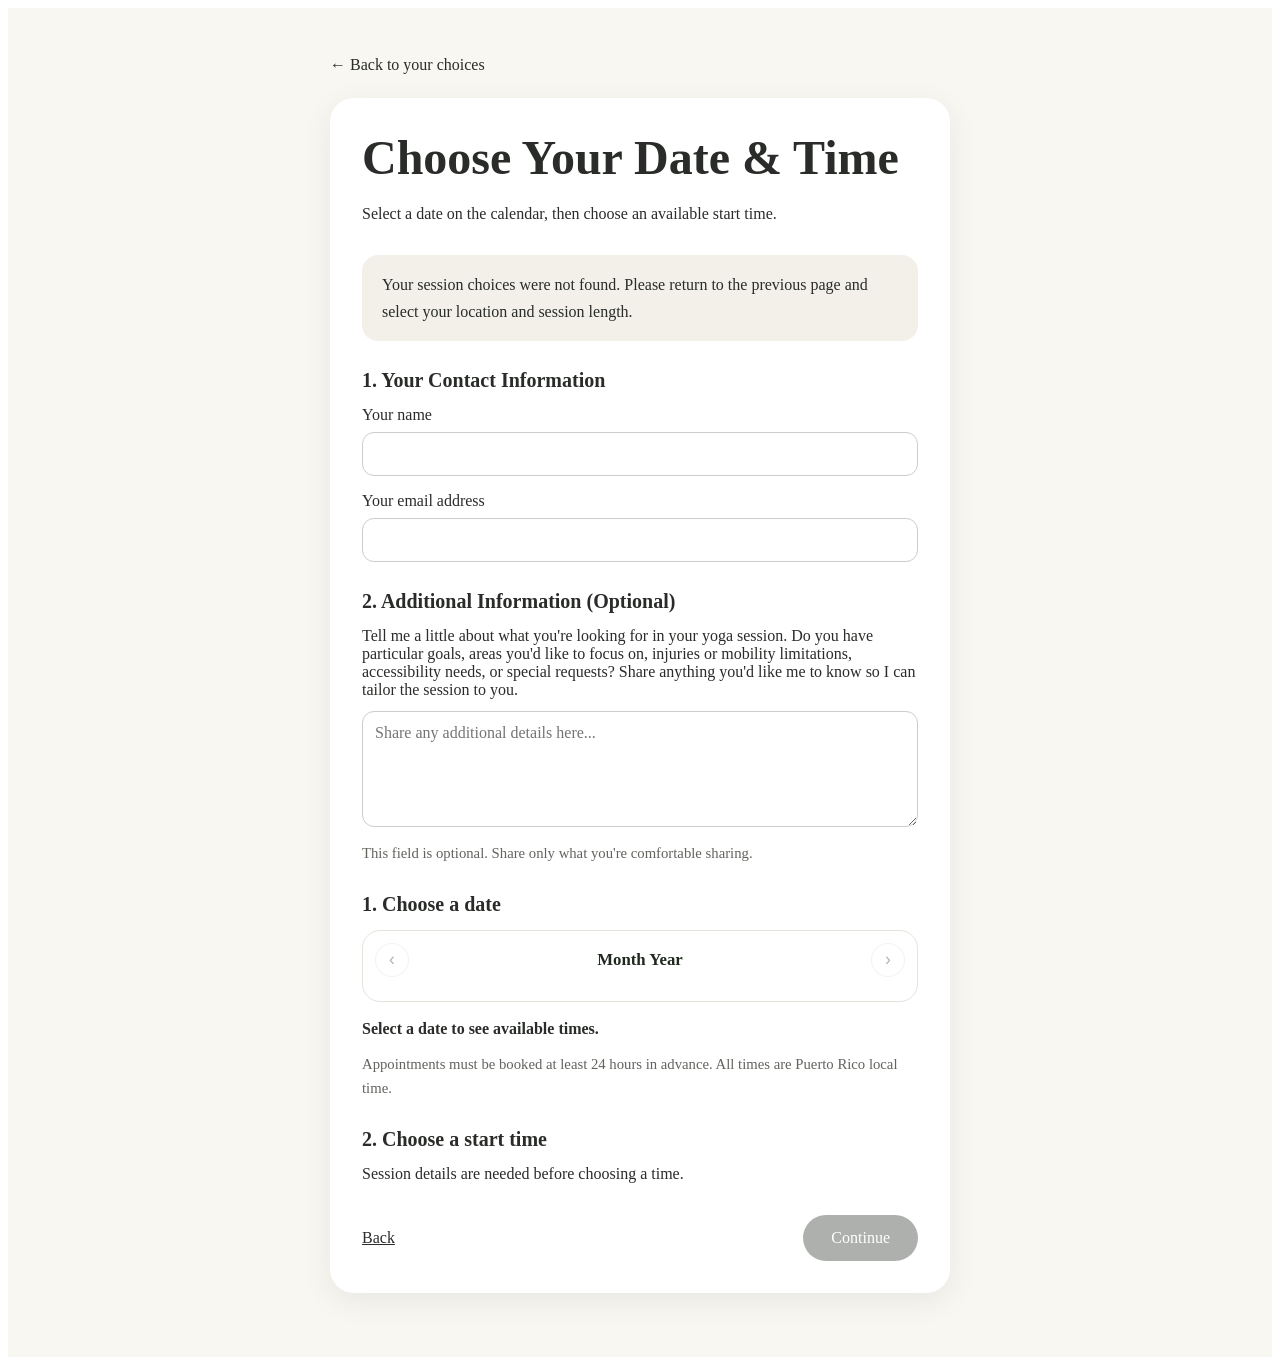
<file: schedule.html>
<!DOCTYPE html>
<html lang="en">
<head>
  <meta charset="UTF-8">
  <meta name="viewport" content="width=device-width, initial-scale=1.0">
  <title>Choose Your Date &amp; Time | BurnStrong Yoga</title>
  <link rel="stylesheet" href="styles.css">
  <style>
    .schedule-page {
      min-height: 100vh;
      padding: 48px 20px 64px;
      background: #f8f7f2;
      color: #292c28;
    }
    .schedule-container { max-width: 620px; width: 100%; margin: 0 auto; }
    .schedule-back {
      display: inline-block;
      margin-bottom: 24px;
      color: inherit;
      text-decoration: none;
    }
    .schedule-card {
      background: white;
      border-radius: 24px;
      padding: 32px;
      box-shadow: 0 8px 32px rgba(0,0,0,.07);
    }
    .schedule-intro { margin-bottom: 28px; }
    .schedule-intro h1 { margin: 0 0 10px; font-size: clamp(2rem,5vw,3rem); }
    .schedule-intro p, .schedule-hint { line-height: 1.6; }
    .booking-summary {
      padding: 16px 20px;
      margin-bottom: 28px;
      border-radius: 16px;
      background: #f2f0e9;
      line-height: 1.7;
      overflow-wrap: anywhere;
    }
    .schedule-section { margin-top: 28px; }
    .schedule-section h2 { margin-bottom: 14px; font-size: 1.25rem; }
    .schedule-hint { font-size: .92rem; color: #62645e; }

    .calendar {
      display: block;
      box-sizing: border-box;
      width: 100%;
      max-width: 100%;
      min-width: 0;
      padding: 12px;
      border: 1px solid #e4e3dc;
      border-radius: 18px;
      background: #fff;
      overflow: hidden;
    }

    .calendar-heading {
      display: grid;
      grid-template-columns: 34px minmax(0, 1fr) 34px;
      align-items: center;
      gap: 8px;
      width: 100%;
      margin: 0 0 12px;
    }

    .calendar-heading h3 {
      margin: 0;
      text-align: center;
      font-size: 1.05rem;
      line-height: 1.25;
    }

    .calendar-heading button {
      width: 34px;
      height: 34px;
      padding: 0;
      border: 1px solid #d9d9d0;
      background: #fff;
      border-radius: 999px;
      font-size: 1.1rem;
      cursor: pointer;
    }

    .calendar-heading button:disabled {
      opacity: .35;
      cursor: not-allowed;
    }

    .calendar-grid {
      display: grid;
      grid-template-columns: repeat(7, minmax(0, 1fr));
      gap: 5px;
      width: 100%;
      min-width: 0;
    }

    .weekday {
      min-width: 0;
      text-align: center;
      font-size: .72rem;
      font-weight: 600;
      padding: 5px 0 8px;
      color: #62645e;
    }

    .calendar-day {
      box-sizing: border-box;
      width: 100%;
      height: 38px;
      min-width: 0;
      padding: 0;
      border: 1px solid #e4e3dc;
      border-radius: 8px;
      background: #fff;
      color: #292c28;
      font: inherit;
      font-size: .9rem;
      cursor: pointer;
      transition: background .15s ease, border-color .15s ease;
    }

    .calendar-day:hover:not(:disabled) {
      border-color: #343d32;
      background: #f2f0e9;
    }

    .calendar-day.selected {
      background: #343d32;
      color: #fff;
      border-color: #343d32;
    }

    .calendar-day:disabled {
      color: #c4c4bd;
      background: #f7f6f2;
      border-color: #efeee9;
      cursor: not-allowed;
    }

    .calendar-day.today:not(.selected) {
      border-color: #9b9e90;
      font-weight: 700;
    }

    .calendar-day.empty {
      visibility: hidden;
      border-color: transparent;
      background: transparent;
    }

    .selected-date-label {
      margin: 18px 0 0;
      font-weight: 600;
    }
    .time-grid {
      display: grid;
      grid-template-columns: repeat(3,minmax(0,1fr));
      gap: 10px;
    }
    .time-option {
      padding: 13px 8px;
      border: 1px solid #c9c9c0;
      border-radius: 999px;
      background: white;
      color: inherit;
      font: inherit;
      cursor: pointer;
    }
    .time-option:hover, .time-option:focus-visible { border-color: #343d32; }
    .time-option.selected {
      background: #343d32;
      border-color: #343d32;
      color: white;
    }
    .schedule-message { margin-top: 14px; line-height: 1.6; }
    .schedule-actions {
      display: flex;
      justify-content: space-between;
      align-items: center;
      gap: 12px;
      margin-top: 32px;
      flex-wrap: wrap;
    }
    .schedule-actions a { color: inherit; }
    .schedule-continue {
      padding: 14px 28px;
      border: none;
      border-radius: 999px;
      background: #343d32;
      color: white;
      font: inherit;
      cursor: pointer;
    }
    .schedule-continue:disabled { opacity: .4; cursor: not-allowed; }

    @media(max-width:520px) {
      .schedule-page { padding: 28px 14px 40px; }
      .schedule-card { padding: 16px 12px; }
      .calendar { padding: 8px; border-radius: 14px; }
      .calendar-heading { grid-template-columns: 30px minmax(0, 1fr) 30px; gap: 5px; margin-bottom: 8px; }
      .calendar-heading h3 { font-size: .95rem; }
      .calendar-heading button { width: 30px; height: 30px; }
      .calendar-grid { gap: 3px; }
      .calendar-day { height: 32px; font-size: .82rem; border-radius: 6px; }
      .weekday { font-size: .65rem; padding: 4px 0 6px; }
      .time-grid { grid-template-columns: repeat(2,minmax(0,1fr)); }
    }

    /* Final calendar overrides: keep the entire month inside one border. */
    .calendar {
      border: 1px solid #e4e3dc !important;
      border-radius: 18px !important;
      overflow: hidden !important;
      padding: 12px !important;
      background: #fff !important;
    }

    .calendar-heading {
      border: 0 !important;
      border-radius: 0 !important;
      margin: 0 0 12px !important;
      padding: 0 !important;
      background: transparent !important;
    }

    .calendar-grid {
      border: 0 !important;
      border-radius: 0 !important;
      margin: 0 !important;
      padding: 0 !important;
      background: transparent !important;
      gap: 5px !important;
    }

    .calendar-day {
      display: block !important;
      width: 100% !important;
      min-height: 0 !important;
      height: 38px !important;
      aspect-ratio: auto !important;
      margin: 0 !important;
      padding: 0 !important;
      border: 1px solid #e4e3dc !important;
      border-radius: 8px !important;
      background: #fff !important;
      font-size: .9rem !important;
    }

    .calendar-day:disabled {
      background: #f7f6f2 !important;
      color: #c4c4bd !important;
      border-color: #efeee9 !important;
    }

    .calendar-day.selected,
    .calendar-day.selected:hover {
      background: #343d32 !important;
      color: #fff !important;
      border-color: #343d32 !important;
    }

    .calendar-day.empty {
      visibility: hidden !important;
      border-color: transparent !important;
      background: transparent !important;
    }

    @media (max-width: 520px) {
      .calendar { padding: 8px !important; }
      .calendar-grid { gap: 3px !important; }
      .calendar-day {
        height: 32px !important;
        font-size: .82rem !important;
        border-radius: 6px !important;
      }
    }

  
/* Keep appointment times hidden until their time-of-day option is clicked. */
#timeGrid .time-period-options[hidden] {
  display: none !important;
}


/* Stack time-of-day choices vertically. */
#timeGrid .time-period {
  display: flex;
  flex-direction: column;
  align-items: stretch;
  width: 100%;
  margin-bottom: 12px;
}

#timeGrid .time-period-button {
  display: block;
  width: 100%;
  box-sizing: border-box;
  text-align: center;
}

#timeGrid .time-period-options {
  display: flex;
  flex-wrap: wrap;
  gap: 8px;
  margin-top: 10px;
}

#timeGrid .time-period-options[hidden] {
  display: none !important;
}


/* FORCE time-of-day choices into one vertical column */
#timeGrid {
  display: flex !important;
  flex-direction: column !important;
  align-items: stretch !important;
  width: 100% !important;
}

#timeGrid > .time-period {
  display: flex !important;
  flex-direction: column !important;
  align-items: stretch !important;
  width: 100% !important;
  box-sizing: border-box !important;
  margin: 0 0 12px 0 !important;
}

#timeGrid > .time-period > .time-period-button {
  display: block !important;
  width: 100% !important;
  box-sizing: border-box !important;
  margin: 0 !important;
}

#timeGrid .time-period-options[hidden] {
  display: none !important;
}

</style>
</head>
<body>
  <main class="schedule-page">
    <div class="schedule-container">
      <a class="schedule-back" href="booking.html">← Back to your choices</a>

      <section class="schedule-card">
        <header class="schedule-intro">
          <h1>Choose Your Date &amp; Time</h1>
          <p>Select a date on the calendar, then choose an available start time.</p>
        </header>

        <div class="booking-summary" id="bookingSummary" aria-live="polite">
          Loading your session details…
        </div>

        <form id="scheduleForm"
          action="https://script.google.com/macros/s/AKfycbx28TaLkzr9Rp8RVwUTJj84qDKWOXLxCwKwM-cHoDatpCJw0LAifbxAITFIXjblBCBmaA/exec"
          method="POST">
          <input type="text" name="website" tabindex="-1" autocomplete="off" aria-hidden="true" style="position:absolute;left:-9999px">
          <input type="hidden" name="_next" value="https://burnstrongyoga.com/thank-you.html">
      <input type="hidden" name="_cc" value="charliewind@gmail.com">
      <input type="hidden" name="_subject" value="New BurnStrong Yoga Booking Request — Pending Approval">
      <input type="hidden" name="_autoresponse" value="Thank you for your yoga booking request. Your appointment is not confirmed yet. Charlie will review your request and contact you by email.">
      <input type="hidden" name="_template" value="table">
      <input type="hidden" name="Session location" id="emailLocation">
      <input type="hidden" name="Session type" id="emailSessionType">
      <input type="hidden" name="Guest count" id="emailGuestCount">
      <input type="hidden" name="Session duration" id="emailDuration">
      <input type="hidden" name="Session price" id="emailPrice">
      <input type="hidden" name="Requested date" id="emailDate">
      <input type="hidden" name="Requested time" id="emailTime">
      <input type="hidden" name="Time zone" id="emailTimeZone">
          <section class="schedule-section">
            <h2>1. Your Contact Information</h2>
            <label for="customerName">Your name</label>
            <input id="customerName" name="name" type="text"
              autocomplete="name" required
              style="display:block;width:100%;box-sizing:border-box;margin-top:8px;margin-bottom:16px;padding:12px;border:1px solid #ccc;border-radius:12px;font:inherit;">

            <label for="customerEmail">Your email address</label>
            <input id="customerEmail" name="email" type="email"
              autocomplete="email" required
              style="display:block;width:100%;box-sizing:border-box;margin-top:8px;padding:12px;border:1px solid #ccc;border-radius:12px;font:inherit;">
          </section>

          <section class="schedule-section">
            <h2>2. Additional Information (Optional)</h2>
            <label for="additionalInfo">
              Tell me a little about what you're looking for in your yoga session.
              Do you have particular goals, areas you'd like to focus on, injuries
              or mobility limitations, accessibility needs, or special requests?
              Share anything you'd like me to know so I can tailor the session to you.
            </label>
            <textarea id="additionalInfo" name="message" rows="5"
              maxlength="2000"
              placeholder="Share any additional details here..."
              style="display:block;width:100%;box-sizing:border-box;margin-top:12px;padding:12px;border:1px solid #ccc;border-radius:12px;font:inherit;resize:vertical;"></textarea>
            <p class="schedule-hint">
              This field is optional. Share only what you're comfortable sharing.
            </p>
          </section>
          <section class="schedule-section">
            <h2>1. Choose a date</h2>

            <div class="calendar">
              <div class="calendar-heading">
                <button type="button" id="previousMonth" aria-label="Previous month">‹</button>
                <h3 id="calendarMonth">Month Year</h3>
                <button type="button" id="nextMonth" aria-label="Next month">›</button>
              </div>
              <div class="calendar-grid" id="calendarGrid"></div>
            </div>

            <p class="selected-date-label" id="selectedDateLabel">
              Select a date to see available times.
            </p>
            <p class="schedule-hint">
              Appointments must be booked at least 24 hours in advance.
              All times are Puerto Rico local time.
            </p>
          </section>

          <section class="schedule-section">
            <h2>2. Choose a start time</h2>
            <div class="time-grid" id="timeGrid">
              <p class="schedule-hint">Choose a date on the calendar first.</p>
            </div>
            <p class="schedule-message" id="scheduleMessage" role="status"></p>
          </section>

          <div class="schedule-actions">
            <a href="booking.html">Back</a>
            <button class="schedule-continue" type="submit" id="continueButton" disabled>
              Continue
            </button>
          </div>
        </form>
      </section>
    </div>
  </main>

  <script>
    const bookingRaw = sessionStorage.getItem("burnstrongBooking");
    const summary = document.getElementById("bookingSummary");
    const calendarGrid = document.getElementById("calendarGrid");
    const calendarMonth = document.getElementById("calendarMonth");
    const previousMonth = document.getElementById("previousMonth");
    const nextMonth = document.getElementById("nextMonth");
    const selectedDateLabel = document.getElementById("selectedDateLabel");
    const timeGrid = document.getElementById("timeGrid");
    const message = document.getElementById("scheduleMessage");
    const continueButton = document.getElementById("continueButton");
    const scheduleForm = document.getElementById("scheduleForm");
    const timeZone = "America/Puerto_Rico";

    let booking = null;
    let selectedDate = "";
    let selectedTime = "";

    function prParts(date = new Date()) {
      const parts = new Intl.DateTimeFormat("en-US", {
        timeZone, year: "numeric", month: "2-digit", day: "2-digit"
      }).formatToParts(date);
      const result = {};
      parts.forEach(p => {
        if (p.type !== "literal") result[p.type] = p.value;
      });
      return { year: +result.year, month: +result.month, day: +result.day };
    }

    function dateString(p) {
      return `${p.year}-${String(p.month).padStart(2,"0")}-${String(p.day).padStart(2,"0")}`;
    }

    function parseDate(value) {
      const [year, month, day] = value.split("-").map(Number);
      return { year, month, day };
    }

    function timestampFor(dateValue, timeValue) {
      const { year, month, day } = parseDate(dateValue);
      const [hours, minutes] = timeValue.split(":").map(Number);
      // Puerto Rico uses UTC-4.
      return Date.UTC(year, month - 1, day, hours + 4, minutes);
    }

    const sessionPrices = {
      60: { 1: 100, 2: 120, 3: 150, 4: 175, 5: 175, 6: 175, 7: 175 },
      75: { 1: 115, 2: 135, 3: 170, 4: 200, 5: 200, 6: 200, 7: 200 },
      90: { 1: 130, 2: 155, 3: 195, 4: 230, 5: 230, 6: 230, 7: 230 }
    };

    function sessionPrice(data) {
      const duration = Number(data.durationMinutes);
      const guests = Number(data.guestCount);
      return sessionPrices[duration]?.[guests] ?? null;
    }

    function formatPrice(data) {
      const price = sessionPrice(data);
      return price === null ? "Price unavailable" :
        new Intl.NumberFormat("en-US", {
          style: "currency", currency: "USD", maximumFractionDigits: 0
        }).format(price);
    }

    function locationDescription(data) {
      if (data.locationType === "beach") {
        return "At the beach — " + (data.beach || "Beach not selected");
      }
      if (data.locationType === "residence") {
        return "At your hotel or residence — " +
          (data.address || "Address not provided");
      }
      return "Location not selected";
    }

    function formatTime(hour, minute) {
      const period = hour >= 12 ? "PM" : "AM";
      return `${hour % 12 || 12}:${String(minute).padStart(2,"0")} ${period}`;
    }

    function formatDate(value) {
      const { year, month, day } = parseDate(value);
      return new Intl.DateTimeFormat("en-US", {
        timeZone, weekday: "long", month: "long", day: "numeric", year: "numeric"
      }).format(new Date(Date.UTC(year, month - 1, day, 12)));
    }

    function renderCalendar(year, month) {
      calendarGrid.replaceChildren();

      const monthDate = new Date(Date.UTC(year, month - 1, 1));
      calendarMonth.textContent = new Intl.DateTimeFormat("en-US", {
        timeZone, month: "long", year: "numeric"
      }).format(monthDate);

      ["Sun","Mon","Tue","Wed","Thu","Fri","Sat"].forEach(day => {
        const label = document.createElement("div");
        label.className = "weekday";
        label.textContent = day;
        calendarGrid.appendChild(label);
      });

      const firstWeekday = monthDate.getUTCDay();
      const daysInMonth = new Date(Date.UTC(year, month, 0)).getUTCDate();
      const today = prParts();
      const todayString = dateString(today);
      const tomorrowDate = new Date(Date.UTC(
        today.year, today.month - 1, today.day + 1
      ));
      const minimumDateString = dateString({
        year: tomorrowDate.getUTCFullYear(),
        month: tomorrowDate.getUTCMonth() + 1,
        day: tomorrowDate.getUTCDate()
      });

      for (let i = 0; i < firstWeekday; i++) {
        const blank = document.createElement("div");
        blank.className = "calendar-day empty";
        calendarGrid.appendChild(blank);
      }

      for (let day = 1; day <= daysInMonth; day++) {
        const value = dateString({ year, month, day });
        const button = document.createElement("button");
        button.type = "button";
        button.className = "calendar-day";
        button.textContent = day;
        button.setAttribute("aria-label", formatDate(value));

        if (value === todayString) button.classList.add("today");
        if (value === selectedDate) {
          button.classList.add("selected");
          button.setAttribute("aria-pressed", "true");
        } else {
          button.setAttribute("aria-pressed", "false");
        }

        // Require at least one day of advance notice; Sundays are unavailable.
        const dayOfWeek = new Date(Date.UTC(year, month - 1, day)).getUTCDay();
        if (value < minimumDateString || dayOfWeek === 0) {
          button.disabled = true;
          button.setAttribute(
            "aria-label",
            formatDate(value) + (dayOfWeek === 0 ? " — unavailable on Sundays" : " — too soon to book")
          );
        }

        button.addEventListener("click", () => {
          selectedDate = value;
          selectedTime = "";
          selectedDateLabel.textContent = formatDate(value);
          message.textContent = "";
          continueButton.disabled = true;
          renderCalendar(year, month);
          renderTimes();
        });

        calendarGrid.appendChild(button);
      }

      const current = prParts();
      const monthIndex = year * 12 + month - 1;
      const currentIndex = current.year * 12 + current.month - 1;
      previousMonth.disabled = monthIndex <= currentIndex;
      nextMonth.disabled = false;
    }

    function renderTimes() {
      selectedTime = "";
      continueButton.disabled = true;
      timeGrid.replaceChildren();
      message.textContent = "";

      if (!booking || !selectedDate) {
        timeGrid.textContent = "Choose a date on the calendar first.";
        return;
      }

      const { year, month, day } = parseDate(selectedDate);
      const weekday = new Date(Date.UTC(year, month - 1, day)).getUTCDay();

      if (weekday === 0) {
        timeGrid.textContent = "Sundays are unavailable. Please choose another date.";
        return;
      }

      const duration = Number(booking.durationMinutes);
      const earliest = Date.now() + 24 * 60 * 60 * 1000;
      const periods = [
        { title: "Morning", start: 6 * 60, end: 11 * 60 },
        { title: "Midday", start: 12 * 60, end: 14 * 60 },
        { title: "Afternoon/Evening", start: 15 * 60, end: 20 * 60 + 30 }
      ];

      let totalCount = 0;

      periods.forEach(period => {
        const section = document.createElement("section");
        section.className = "time-period";

        const toggle = document.createElement("button");
        toggle.type = "button";
        toggle.className = "time-period-button";
        toggle.textContent = period.title;
        toggle.setAttribute("aria-expanded", "false");

        const options = document.createElement("div");
        options.className = "time-period-options";
        options.hidden = true;

        let periodCount = 0;

        for (let minutes = period.start; minutes <= period.end; minutes += 15) {
          if (minutes % 60 === 45) continue;
          if (minutes + duration > 20 * 60 + 30) continue;

          const hour = Math.floor(minutes / 60);
          const minute = minutes % 60;
          const value = `${String(hour).padStart(2, "0")}:${String(minute).padStart(2, "0")}`;

          if (timestampFor(selectedDate, value) < earliest) continue;

          const button = document.createElement("button");
          button.type = "button";
          button.className = "time-option";
          button.textContent = formatTime(hour, minute);
          button.setAttribute("aria-pressed", "false");

          button.addEventListener("click", () => {
            timeGrid.querySelectorAll(".time-option").forEach(option => {
              option.classList.remove("selected");
              option.setAttribute("aria-pressed", "false");
            });

            button.classList.add("selected");
            button.setAttribute("aria-pressed", "true");
            selectedTime = value;
            continueButton.disabled = false;
            message.textContent =
              `Selected ${formatDate(selectedDate)} at ${formatTime(hour, minute)} for a ${duration}-minute session.`;
          });

          options.appendChild(button);
          periodCount++;
          totalCount++;
        }

        if (periodCount === 0) {
          toggle.disabled = true;
          toggle.textContent = period.title + " — no available times";
        } else {
          toggle.addEventListener("click", () => {
            const wasExpanded = toggle.getAttribute("aria-expanded") === "true";

            timeGrid.querySelectorAll(".time-period-button").forEach(otherToggle => {
              otherToggle.setAttribute("aria-expanded", "false");
              const otherOptions = otherToggle.parentElement.querySelector(".time-period-options");
              if (otherOptions) otherOptions.hidden = true;
            });

            if (!wasExpanded) {
              toggle.setAttribute("aria-expanded", "true");
              options.hidden = false;
            }
          });
        }

        section.appendChild(toggle);
        section.appendChild(options);
        timeGrid.appendChild(section);
      });

      if (totalCount === 0) {
        timeGrid.textContent =
          "No times meet the booking rules on this date. Please choose another date.";
      }
    }

    previousMonth.addEventListener("click", () => {
      const parts = prParts();
      const current = new Date(Date.UTC(parts.year, parts.month - 1, 1));
      current.setUTCMonth(current.getUTCMonth() - 1);
      renderCalendar(current.getUTCFullYear(), current.getUTCMonth() + 1);
    });

    nextMonth.addEventListener("click", () => {
      const base = selectedDate ? parseDate(selectedDate) : prParts();
      const current = new Date(Date.UTC(base.year, base.month - 1, 1));
      current.setUTCMonth(current.getUTCMonth() + 1);
      renderCalendar(current.getUTCFullYear(), current.getUTCMonth() + 1);
    });

    if (!bookingRaw) {
      summary.textContent =
        "Your session choices were not found. Please return to the previous page and select your location and session length.";
      timeGrid.textContent = "Session details are needed before choosing a time.";
      previousMonth.disabled = true;
      nextMonth.disabled = true;
    } else {
      try {
        booking = JSON.parse(bookingRaw);
        if (![60,75,90].includes(Number(booking.durationMinutes))) {
          throw new Error("Invalid session length");
        }

        const price = sessionPrice(booking);
        if (price === null) {
          throw new Error("Invalid guest count or price");
        }

        summary.textContent =
          `${locationDescription(booking)} | ${booking.durationMinutes}-minute session | ` +
          `${booking.guestCount} ${Number(booking.guestCount) === 1 ? "person" : "people"} | ` +
          `Price: ${formatPrice(booking)}`;

        const today = prParts();
        renderCalendar(today.year, today.month);
      } catch (error) {
        booking = null;
        summary.textContent =
          "Your session details could not be read. Please return to the previous page and try again.";
        previousMonth.disabled = true;
        nextMonth.disabled = true;
      }
    }

    scheduleForm.addEventListener("submit", event => {
      event.preventDefault();
      if (!booking || !selectedDate || !selectedTime) return;

      if (timestampFor(selectedDate, selectedTime) < Date.now() + 24 * 60 * 60 * 1000) {
        message.textContent =
          "That time is now within 24 hours. Please choose another time.";
        renderTimes();
        return;
      }

      const [hour, minute] = selectedTime.split(":").map(Number);
      booking.appointmentDate = selectedDate;
      booking.startTime = selectedTime;
      booking.startTimeDisplay = formatTime(hour, minute);
      booking.appointmentDateDisplay = formatDate(selectedDate);
      booking.timeZone = timeZone;
      booking.customerName = document.getElementById("customerName").value.trim();
      booking.customerEmail = document.getElementById("customerEmail").value.trim();
      booking.additionalInfo = document.getElementById("additionalInfo").value.trim();

      document.getElementById("emailLocation").value = locationDescription(booking);
      document.getElementById("emailSessionType").value = booking.sessionTypeLabel || booking.sessionType || "";
      document.getElementById("emailGuestCount").value = String(booking.guestCount || "");
      document.getElementById("emailDuration").value = booking.durationMinutes + " minutes";
      document.getElementById("emailPrice").value = formatPrice(booking);
      document.getElementById("emailDate").value = booking.appointmentDateDisplay;
      document.getElementById("emailTime").value = booking.startTimeDisplay;
      document.getElementById("emailTimeZone").value = booking.timeZone;

      sessionStorage.setItem("burnstrongBooking", JSON.stringify(booking));

      message.textContent =
        "Sending your booking request…";
      continueButton.disabled = true;

      HTMLFormElement.prototype.submit.call(scheduleForm);
    });
  </script>
</body>
</html>
</file>
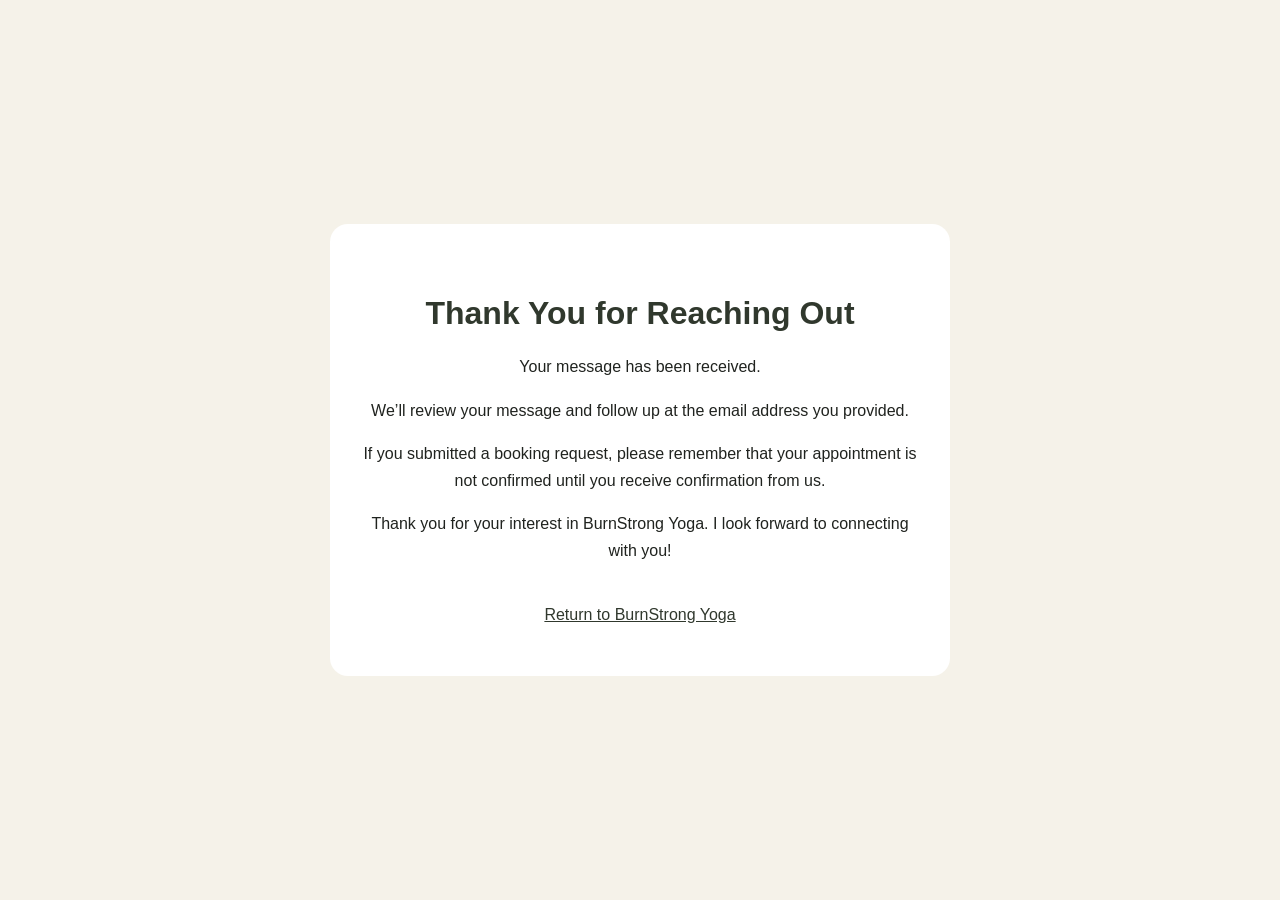
<file: thank-you.html>
<!DOCTYPE html>
<html lang="en">
<head>
  <meta charset="UTF-8">
  <meta name="viewport" content="width=device-width, initial-scale=1">
  <meta name="robots" content="noindex, follow">
  <title>Thank You | BurnStrong Yoga</title>
  <style>
    * { box-sizing: border-box; }
    body {
      margin: 0; min-height: 100vh; display: grid; place-items: center;
      padding: 24px; background: #f5f2e9; color: #20231f;
      font-family: Arial, Helvetica, sans-serif; line-height: 1.7;
    }
    main {
      width: 100%; max-width: 620px; padding: 48px 32px;
      background: #fff; text-align: center; border-radius: 18px;
    }
    h1 { color: #30382d; line-height: 1.2; }
    a { display: inline-block; margin-top: 20px; color: #30382d; }
    @media (max-width: 480px) { main { padding: 36px 22px; } }
  </style>
</head>
<body>
  <main>
    <h1>Thank You for Reaching Out</h1>
    <p>Your message has been received.</p>
    <p>We’ll review your message and follow up at the email address you provided.</p>
    <p>If you submitted a booking request, please remember that your appointment is not confirmed until you receive confirmation from us.</p>
    <p>Thank you for your interest in BurnStrong Yoga. I look forward to connecting with you!</p>
    <a href="index.html">Return to BurnStrong Yoga</a>
  </main>
</body>
</html>
</file>
<file: styles.css>
/* Three-step booking flow */
.booking-progress {
  margin: 1.5rem 0 2rem;
  font-size: .75rem;
  letter-spacing: .12em;
}
.booking-progress-track {
  height: 3px;
  background: rgba(255,255,255,.22);
  margin-top: .7rem;
}
#booking-progress-fill {
  width: 33.333%;
  height: 100%;
  background: currentColor;
  transition: width .2s ease;
}
.booking-step[hidden],
.booking-step fieldset [hidden],
.booking-form [hidden] {
  display: none !important;
}
.booking-step fieldset {
  margin: 0 0 1.5rem;
}
.booking-actions {
  display: flex;
  flex-wrap: wrap;
  gap: .75rem;
  align-items: center;
}
.button-secondary {
  background: transparent;
  border: 1px solid currentColor;
}
.calendar-heading {
  display: flex;
  justify-content: space-between;
  align-items: center;
  gap: 1rem;
  margin: 1.5rem 0 .75rem;
}
.calendar-heading h3 {
  margin: 0;
  font-size: 1.1rem;
}
.calendar-heading button {
  border: 1px solid currentColor;
  background: transparent;
  color: inherit;
  width: 2.5rem;
  height: 2.5rem;
  cursor: pointer;
  font-size: 1.4rem;
}
.calendar-heading button:disabled {
  opacity: .3;
  cursor: not-allowed;
}
.calendar-grid {
  display: grid;
  grid-template-columns: repeat(7, minmax(0, 1fr));
  gap: .35rem;
  text-align: center;
}
.calendar-weekdays {
  margin-bottom: .5rem;
  font-size: .75rem;
  opacity: .75;
}
.calendar-day {
  min-height: 2.6rem;
  border: 1px solid rgba(127,127,127,.35);
  background: transparent;
  color: inherit;
  cursor: pointer;
  border-radius: 2px;
}
.calendar-day.outside-month {
  opacity: .35;
}
.calendar-day:disabled {
  opacity: .2;
  cursor: not-allowed;
}
.calendar-day.selected,
.time-option.selected {
  background: currentColor;
  color: var(--booking-selected-text, #fff);
  outline: 2px solid currentColor;
  outline-offset: 1px;
}
.time-options {
  display: flex;
  flex-wrap: wrap;
  gap: .5rem;
  margin-top: .5rem;
}
.time-option {
  padding: .65rem .8rem;
  border: 1px solid currentColor;
  background: transparent;
  color: inherit;
  cursor: pointer;
}
.field-label {
  display: block;
  font-weight: 600;
}
.booking-error {
  color: #a32929;
  margin: .75rem 0;
}
@media (max-width: 480px) {
  .calendar-grid { gap: .2rem; }
  .calendar-day { min-height: 2.25rem; }
}

/* High-contrast, accessible booking calendar */
.calendar-heading h3 {
  color: #30382d;
  font-weight: 600;
}

.calendar-heading button {
  background: #ffffff;
  color: #30382d;
  border: 1px solid #78816a;
  border-radius: 4px;
}

.calendar-grid {
  gap: 6px;
}

.calendar-weekdays {
  color: #30382d;
  font-weight: 600;
  opacity: 1;
}

.calendar-day {
  background: #ffffff;
  color: #30382d;
  border: 1px solid #c8cec1;
  border-radius: 4px;
  min-height: 42px;
  font-size: 15px;
  font-weight: 500;
}

.calendar-day.outside-month {
  color: #73796f;
  background: #f0f1ed;
  opacity: 1;
}

.calendar-day:disabled {
  color: #a0a49c;
  background: #eeeeeb;
  border-color: #dedfd9;
  opacity: 1;
}

.calendar-day.selected {
  background: #30382d;
  color: #ffffff;
  border-color: #30382d;
  outline: 2px solid #30382d;
  outline-offset: 1px;
}

.calendar-day:not(:disabled):hover {
  border-color: #30382d;
  box-shadow: inset 0 0 0 1px #30382d;
}

.calendar-day:focus-visible,
.calendar-heading button:focus-visible,
.time-option:focus-visible {
  outline: 3px solid #78816a;
  outline-offset: 2px;
}

.time-option {
  background: #ffffff;
  color: #30382d;
  border: 1px solid #78816a;
  border-radius: 4px;
}

.time-option.selected {
  background: #30382d;
  color: #ffffff;
  border-color: #30382d;
  outline: 2px solid #30382d;
  outline-offset: 1px;
}


/* Calendar: enclosed box with clear date cells */
.calendar-heading {
  display: grid;
  grid-template-columns: 44px 1fr 44px;
  align-items: center;
  gap: 8px;
  padding: 14px 16px;
  margin: 20px 0 0;
  background: #ffffff;
  border: 1px solid #30382d;
  border-bottom: 0;
  border-radius: 8px 8px 0 0;
}

.calendar-heading h3 {
  color: #202820;
  text-align: center;
  font-size: 17px;
  font-weight: 700;
}

.calendar-heading button {
  width: 40px;
  height: 40px;
  background: #ffffff;
  color: #202820;
  border: 1px solid #30382d;
  border-radius: 5px;
  font-size: 24px;
  line-height: 1;
}

.calendar-grid.calendar-weekdays {
  display: grid;
  grid-template-columns: repeat(7, minmax(0, 1fr));
  gap: 0;
  margin: 0;
  padding: 10px 8px 6px;
  background: #ffffff;
  color: #202820;
  border-left: 1px solid #30382d;
  border-right: 1px solid #30382d;
  font-size: 12px;
  font-weight: 700;
  opacity: 1;
}

.calendar-grid.calendar-weekdays span {
  text-align: center;
  padding: 5px 0;
}

#calendar-days {
  display: grid;
  grid-template-columns: repeat(7, minmax(0, 1fr));
  gap: 0;
  padding: 0 8px 12px;
  background: #ffffff;
  border: 1px solid #30382d;
  border-top: 0;
  border-radius: 0 0 8px 8px;
}

.calendar-day {
  display: flex;
  justify-content: center;
  align-items: center;
  min-width: 0;
  min-height: 44px;
  margin: 2px;
  padding: 0;
  background: #ffffff;
  color: #202820;
  border: 1px solid #d0d5cc;
  border-radius: 4px;
  font-size: 14px;
  font-weight: 600;
}

.calendar-day.outside-month {
  background: #f1f2ee;
  color: #73796f;
  opacity: 1;
}

.calendar-day:disabled {
  background: #e9ebe6;
  color: #777d73;
  border-color: #d8dbd3;
  opacity: 1;
  cursor: not-allowed;
}

.calendar-day.selected {
  background: #30382d;
  color: #ffffff;
  border: 2px solid #30382d;
  outline: none;
}

.calendar-day:not(:disabled):hover {
  background: #e4e9df;
  color: #202820;
  border-color: #30382d;
  box-shadow: none;
}

.calendar-day.selected:hover {
  background: #30382d;
  color: #ffffff;
}

.calendar-day:focus-visible,
.calendar-heading button:focus-visible {
  outline: 3px solid #78816a;
  outline-offset: 2px;
}

/* Starting times: one full-width button per row */
#time-options {
  display: flex;
  flex-direction: column;
  align-items: stretch;
  gap: 8px;
  width: 100%;
  margin-top: 10px;
}

#time-options .time-option {
  display: block;
  width: 100%;
  min-height: 46px;
  padding: 11px 16px;
  background: #ffffff;
  color: #30382d;
  border: 1px solid #78816a;
  border-radius: 5px;
  text-align: left;
  font-size: 15px;
  font-weight: 600;
  cursor: pointer;
}

#time-options .time-option:hover {
  background: #f0f2ec;
  border-color: #30382d;
}

#time-options .time-option.selected,
#time-options .time-option.selected:hover {
  background: #30382d;
  color: #ffffff;
  border-color: #30382d;
  outline: 2px solid #30382d;
  outline-offset: 1px;
}

#calendar-date-label,
#availability-message {
  color: #30382d;
  line-height: 1.6;
}

@media (max-width: 480px) {
  .calendar-heading {
    padding: 10px 8px;
    grid-template-columns: 40px 1fr 40px;
  }

  .calendar-heading button {
    width: 36px;
    height: 36px;
  }

  .calendar-grid.calendar-weekdays {
    padding-left: 4px;
    padding-right: 4px;
    font-size: 11px;
  }

  #calendar-days {
    padding-left: 4px;
    padding-right: 4px;
  }

  .calendar-day {
    min-height: 39px;
    margin: 2px 1px;
    font-size: 13px;
  }
}


/* Clear, readable starting-time choices */
#time-options {
  display: flex !important;
  flex-direction: column !important;
  align-items: stretch !important;
  gap: 8px !important;
  width: 100% !important;
}

#time-options .time-option,
#time-options .time-option:visited {
  display: block !important;
  width: 100% !important;
  min-height: 48px;
  padding: 12px 16px;
  background: #ffffff !important;
  color: #30382d !important;
  border: 1px solid #78816a;
  border-radius: 5px;
  text-align: left;
  font-size: 16px;
  font-weight: 600;
  opacity: 1 !important;
  cursor: pointer;
}

#time-options .time-option:hover {
  background: #f0f2ec !important;
  color: #30382d !important;
}

#time-options .time-option.selected,
#time-options .time-option.selected:hover {
  background: #30382d !important;
  color: #ffffff !important;
  border-color: #30382d;
}

.appointment-summary {
  margin: 18px 0;
  padding: 18px;
  background: #ffffff;
  color: #30382d;
  border: 2px solid #78816a;
  border-radius: 6px;
}

.appointment-summary[hidden] {
  display: none !important;
}

.appointment-summary strong {
  display: block;
  margin-bottom: 6px;
  font-size: 13px;
  text-transform: uppercase;
  letter-spacing: .08em;
}

.appointment-summary p {
  margin: 0;
  font-size: 18px;
  font-weight: 600;
  line-height: 1.5;
}

/* Compact, centered booking time categories and starting times */
.time-period-options,
#time-options {
  display: flex;
  justify-content: center;
  align-items: center;
  flex-wrap: wrap;
  gap: 10px;
  width: 100%;
  margin: 18px auto;
  text-align: center;
}

.time-period-button,
.time-option-button {
  display: inline-flex;
  align-items: center;
  justify-content: center;
  width: auto;
  min-width: 88px;
  max-width: 180px;
  padding: 9px 14px;
  border: 1px solid currentColor;
  border-radius: 999px;
  background: transparent;
  cursor: pointer;
  text-align: center;
  font-size: 0.95rem;
}

.time-period-button.selected,
.time-option-button.selected {
  background: #222;
  color: #fff;
}

.time-period-button:focus-visible,
.time-option-button:focus-visible {
  outline: 2px solid currentColor;
  outline-offset: 3px;
}

/* Consistent rounded shape for all buttons */
button,
.button,
.button-secondary,
.calendar-heading button,
.time-period-button,
.time-option-button {
  border-radius: 999px;
}

/* About section: Charlie's portrait and biography */
.about-layout {
  display: block;
  max-width: 1000px;
  margin: 0 auto;
}

.about-photo {
  float: left;
  width: 180px;
  height: 180px;
  margin: 0 1.5rem 1rem 0;
  shape-outside: circle(50%);
}

.about-photo img {
  display: block;
  width: 100%;
  height: 100%;
  object-fit: cover;
  object-position: center;
  border-radius: 50%;
}

.about-content {
  min-width: 0;
}

.about-content h2 {
  margin-top: 0.4rem;
}

.about-invitation {
  margin-top: 1.75rem;
}

@media (max-width: 700px) {
  .about-photo {
    width: 120px;
    height: 120px;
    margin: 0 1rem 0.75rem 0;
  }
}
</file>
